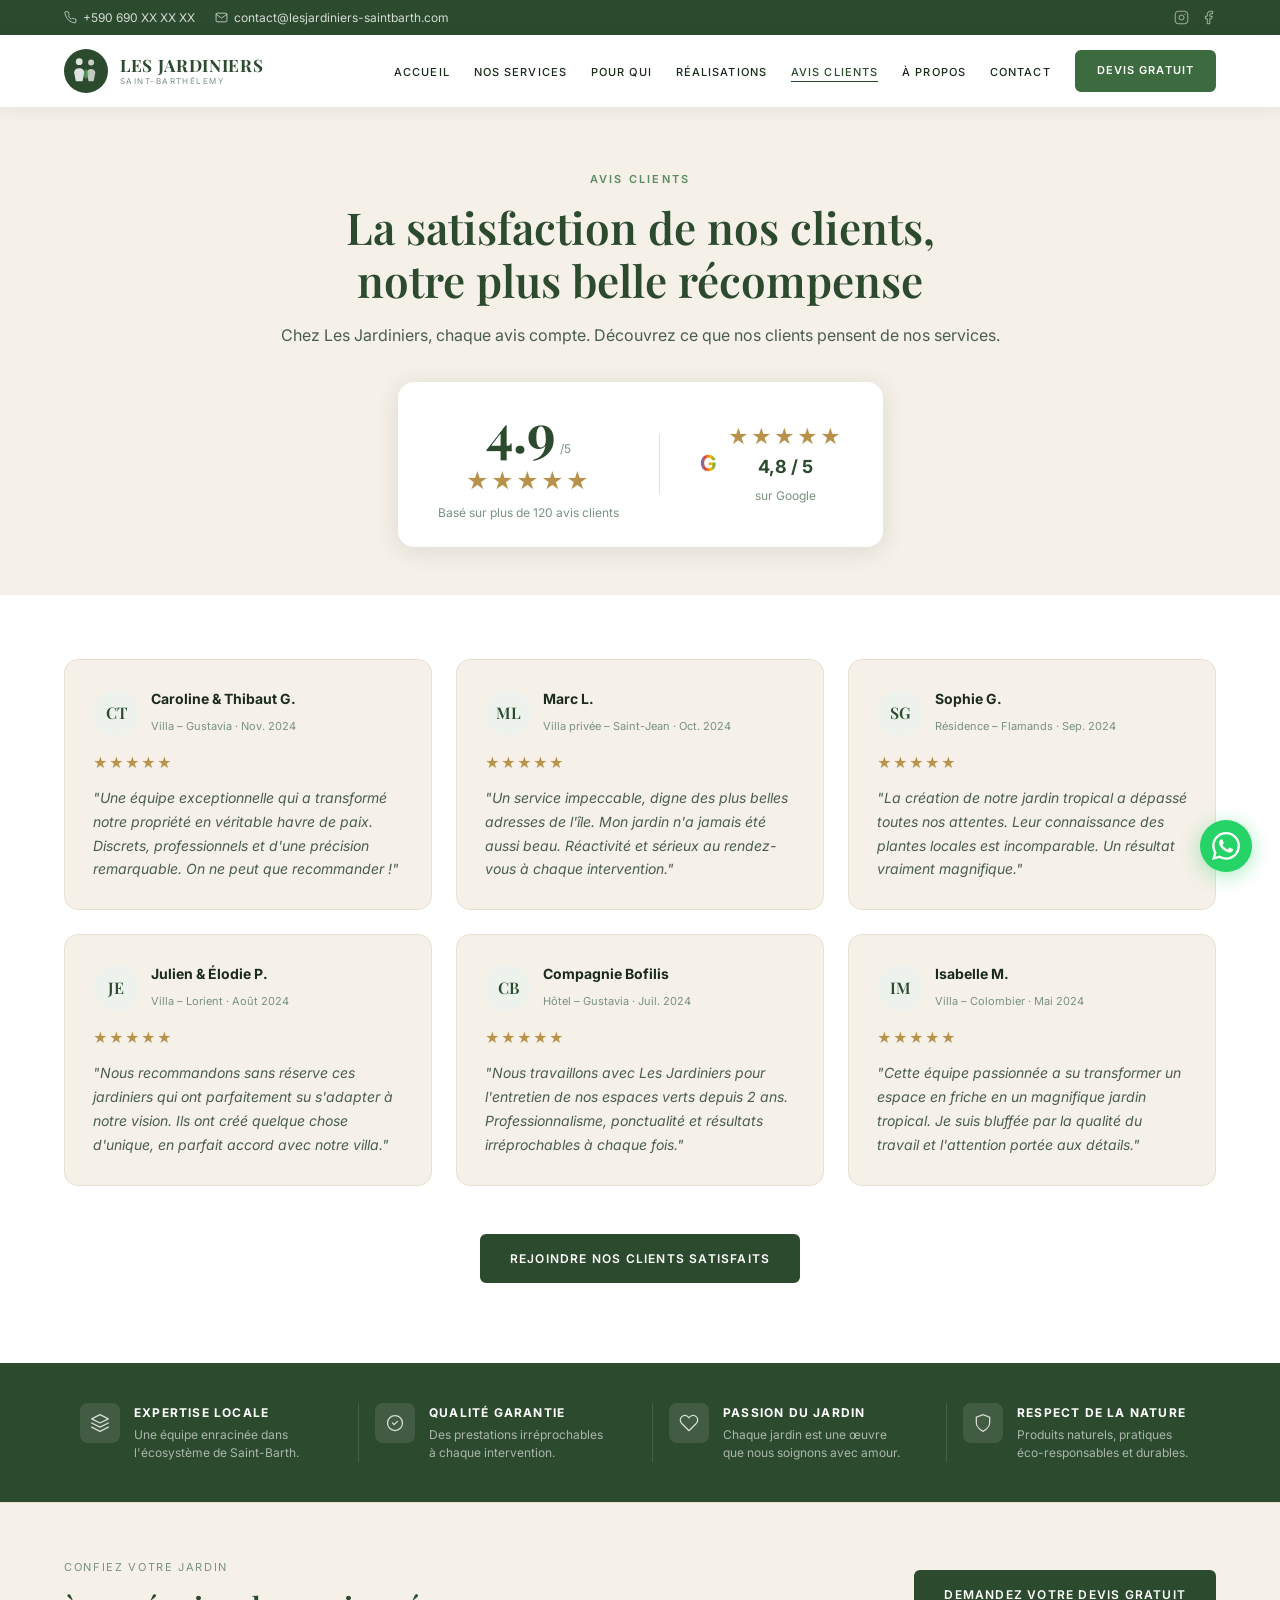
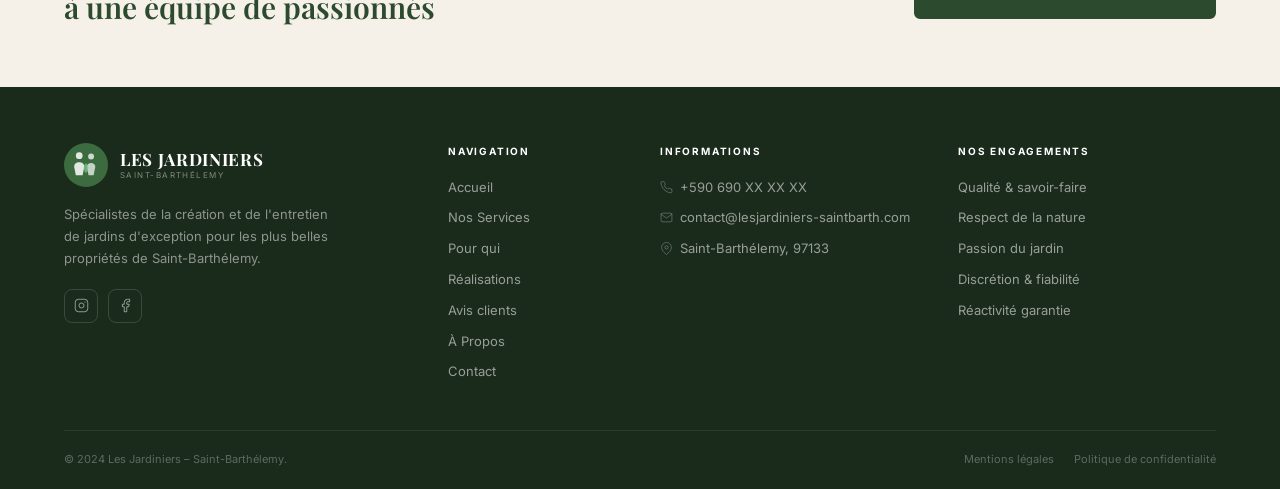
<file: avis-clients.html>
<!DOCTYPE html>
<html lang="fr">
<head>
  <meta charset="UTF-8" />
  <meta name="viewport" content="width=device-width, initial-scale=1.0" />
  <title>Avis Clients – Les Jardiniers Saint-Barthélemy</title>
  <link rel="stylesheet" href="styles.css" />
  <link rel="preconnect" href="https://fonts.googleapis.com" />
  <link href="https://fonts.googleapis.com/css2?family=Playfair+Display:ital,wght@0,400;0,600;0,700;1,400&family=Inter:wght@300;400;500;600&display=swap" rel="stylesheet" />
</head>
<body>
  <div class="topbar"><div class="container topbar__inner"><div class="topbar__contacts"><a href="tel:+590690000000" class="topbar__contact"><svg viewBox="0 0 24 24" fill="none"><path d="M22 16.92v3a2 2 0 0 1-2.18 2 19.79 19.79 0 0 1-8.63-3.07A19.5 19.5 0 0 1 4.69 12a19.79 19.79 0 0 1-3.07-8.67A2 2 0 0 1 3.6 1.27h3a2 2 0 0 1 2 1.72 12.84 12.84 0 0 0 .7 2.81 2 2 0 0 1-.45 2.11L7.91 8.91a16 16 0 0 0 6 6l.91-.91a2 2 0 0 1 2.11-.45 12.84 12.84 0 0 0 2.81.7A2 2 0 0 1 21.73 16z" stroke="currentColor" stroke-width="1.5" stroke-linecap="round"/></svg>+590 690 XX XX XX</a><a href="mailto:contact@lesjardiniers-saintbarth.com" class="topbar__contact"><svg viewBox="0 0 24 24" fill="none"><path d="M4 4h16c1.1 0 2 .9 2 2v12c0 1.1-.9 2-2 2H4c-1.1 0-2-.9-2-2V6c0-1.1.9-2 2-2z" stroke="currentColor" stroke-width="1.5"/><path d="m22 6-10 7L2 6" stroke="currentColor" stroke-width="1.5" stroke-linecap="round"/></svg>contact@lesjardiniers-saintbarth.com</a></div><div class="topbar__social"><a href="#" aria-label="Instagram"><svg viewBox="0 0 24 24" fill="none"><rect x="2" y="2" width="20" height="20" rx="5" stroke="currentColor" stroke-width="1.5"/><path d="M16 11.37A4 4 0 1 1 12.63 8 4 4 0 0 1 16 11.37z" stroke="currentColor" stroke-width="1.5"/><path d="M17.5 6.5h.01" stroke="currentColor" stroke-width="2" stroke-linecap="round"/></svg></a><a href="#" aria-label="Facebook"><svg viewBox="0 0 24 24" fill="none"><path d="M18 2h-3a5 5 0 0 0-5 5v3H7v4h3v8h4v-8h3l1-4h-4V7a1 1 0 0 1 1-1h3z" stroke="currentColor" stroke-width="1.5" stroke-linecap="round" stroke-linejoin="round"/></svg></a></div></div></div>

  <header class="header" id="header">
    <div class="header__inner container">
      <a href="index.html" class="logo"><div class="logo__circle"><svg viewBox="0 0 52 52" fill="none"><circle cx="26" cy="26" r="26" fill="#2C4A2E"/><circle cx="18" cy="15" r="4" fill="white" opacity="0.85"/><path d="M12 28 C12 21 24 21 24 28 L22 38 L14 38Z" fill="white" opacity="0.85"/><circle cx="32" cy="16" r="3.5" fill="white" opacity="0.75"/><path d="M27 28 C27 22 37 22 37 28 L35 38 L29 38Z" fill="white" opacity="0.7"/><path d="M25 35 C23 31 22 27 26 24 C30 27 29 31 27 35Z" fill="#5DA862" opacity="0.75"/></svg></div><div class="logo__text"><span class="logo__name">LES JARDINIERS</span><span class="logo__sub">SAINT-BARTHÉLEMY</span></div></a>
      <button class="burger" id="burger" aria-label="Menu"><span></span><span></span><span></span></button>
      <nav class="nav" id="nav">
        <ul class="nav__list">
          <li><a href="index.html" class="nav__link">Accueil</a></li>
          <li><a href="services.html" class="nav__link">Nos Services</a></li>
          <li><a href="pour-qui.html" class="nav__link">Pour qui</a></li>
          <li><a href="realisations.html" class="nav__link">Réalisations</a></li>
          <li><a href="avis-clients.html" class="nav__link active">Avis clients</a></li>
          <li><a href="a-propos.html" class="nav__link">À Propos</a></li>
          <li><a href="contact.html" class="nav__link">Contact</a></li>
        </ul>
        <a href="contact.html" class="btn btn--cta">Devis Gratuit</a>
      </nav>
    </div>
  </header>

  <div class="avis-hero">
    <div class="container">
      <span class="section-eyebrow">Avis clients</span>
      <h1 class="section-title" style="font-size:clamp(28px,4vw,44px);">La satisfaction de nos clients,<br>notre plus belle récompense</h1>
      <p class="section-desc">Chez Les Jardiniers, chaque avis compte. Découvrez ce que nos clients pensent de nos services.</p>
      <div class="avis-hero__rating">
        <div class="avis-hero__score">
          <span class="avis-hero__score-num">4.9</span>
          <span style="font-size:12px;color:var(--text-light);">/5</span>
          <div class="avis-hero__score-stars">★★★★★</div>
          <p class="avis-hero__score-label">Basé sur plus de 120 avis clients</p>
        </div>
        <div class="avis-hero__divider"></div>
        <div class="avis-hero__google">
          <span class="avis-hero__google-logo">G</span>
          <div>
            <div style="font-size:20px;color:var(--gold);letter-spacing:2px;">★★★★★</div>
            <strong style="display:block;font-size:18px;color:var(--green-dark);">4,8 / 5</strong>
            <span style="font-size:12px;color:var(--text-light);">sur Google</span>
          </div>
        </div>
      </div>
    </div>
  </div>

  <section class="reviews-section">
    <div class="container">
      <div class="reviews-grid">
        <div class="review-card fade-up">
          <div class="review-card__header">
            <div class="review-card__avatar">CT</div>
            <div class="review-card__author"><strong>Caroline & Thibaut G.</strong><span>Villa – Gustavia · Nov. 2024</span></div>
          </div>
          <div class="review-card__stars">★★★★★</div>
          <p class="review-card__text">"Une équipe exceptionnelle qui a transformé notre propriété en véritable havre de paix. Discrets, professionnels et d'une précision remarquable. On ne peut que recommander !"</p>
        </div>
        <div class="review-card fade-up">
          <div class="review-card__header">
            <div class="review-card__avatar">ML</div>
            <div class="review-card__author"><strong>Marc L.</strong><span>Villa privée – Saint-Jean · Oct. 2024</span></div>
          </div>
          <div class="review-card__stars">★★★★★</div>
          <p class="review-card__text">"Un service impeccable, digne des plus belles adresses de l'île. Mon jardin n'a jamais été aussi beau. Réactivité et sérieux au rendez-vous à chaque intervention."</p>
        </div>
        <div class="review-card fade-up">
          <div class="review-card__header">
            <div class="review-card__avatar">SG</div>
            <div class="review-card__author"><strong>Sophie G.</strong><span>Résidence – Flamands · Sep. 2024</span></div>
          </div>
          <div class="review-card__stars">★★★★★</div>
          <p class="review-card__text">"La création de notre jardin tropical a dépassé toutes nos attentes. Leur connaissance des plantes locales est incomparable. Un résultat vraiment magnifique."</p>
        </div>
        <div class="review-card fade-up">
          <div class="review-card__header">
            <div class="review-card__avatar">JE</div>
            <div class="review-card__author"><strong>Julien & Élodie P.</strong><span>Villa – Lorient · Août 2024</span></div>
          </div>
          <div class="review-card__stars">★★★★★</div>
          <p class="review-card__text">"Nous recommandons sans réserve ces jardiniers qui ont parfaitement su s'adapter à notre vision. Ils ont créé quelque chose d'unique, en parfait accord avec notre villa."</p>
        </div>
        <div class="review-card fade-up">
          <div class="review-card__header">
            <div class="review-card__avatar">CB</div>
            <div class="review-card__author"><strong>Compagnie Bofilis</strong><span>Hôtel – Gustavia · Juil. 2024</span></div>
          </div>
          <div class="review-card__stars">★★★★★</div>
          <p class="review-card__text">"Nous travaillons avec Les Jardiniers pour l'entretien de nos espaces verts depuis 2 ans. Professionnalisme, ponctualité et résultats irréprochables à chaque fois."</p>
        </div>
        <div class="review-card fade-up">
          <div class="review-card__header">
            <div class="review-card__avatar">IM</div>
            <div class="review-card__author"><strong>Isabelle M.</strong><span>Villa – Colombier · Mai 2024</span></div>
          </div>
          <div class="review-card__stars">★★★★★</div>
          <p class="review-card__text">"Cette équipe passionnée a su transformer un espace en friche en un magnifique jardin tropical. Je suis bluffée par la qualité du travail et l'attention portée aux détails."</p>
        </div>
      </div>
      <div style="text-align:center;margin-top:48px;">
        <a href="contact.html" class="btn btn--primary">Rejoindre nos clients satisfaits</a>
      </div>
    </div>
  </section>

  <div class="values-banner">
    <div class="container"><div class="values-banner__grid">
      <div class="values-banner__item"><div class="values-banner__icon"><svg viewBox="0 0 24 24" fill="none"><path d="M12 2L2 7l10 5 10-5-10-5zM2 17l10 5 10-5M2 12l10 5 10-5" stroke="currentColor" stroke-width="1.5" stroke-linecap="round" stroke-linejoin="round"/></svg></div><div><p class="values-banner__title">Expertise locale</p><p class="values-banner__text">Une équipe enracinée dans l'écosystème de Saint-Barth.</p></div></div>
      <div class="values-banner__item"><div class="values-banner__icon"><svg viewBox="0 0 24 24" fill="none"><path d="M9 12l2 2 4-4m6 2a9 9 0 1 1-18 0 9 9 0 0 1 18 0z" stroke="currentColor" stroke-width="1.5" stroke-linecap="round" stroke-linejoin="round"/></svg></div><div><p class="values-banner__title">Qualité garantie</p><p class="values-banner__text">Des prestations irréprochables à chaque intervention.</p></div></div>
      <div class="values-banner__item"><div class="values-banner__icon"><svg viewBox="0 0 24 24" fill="none"><path d="M20.84 4.61a5.5 5.5 0 0 0-7.78 0L12 5.67l-1.06-1.06a5.5 5.5 0 0 0-7.78 7.78l1.06 1.06L12 21.23l7.78-7.78 1.06-1.06a5.5 5.5 0 0 0 0-7.78z" stroke="currentColor" stroke-width="1.5" stroke-linecap="round" stroke-linejoin="round"/></svg></div><div><p class="values-banner__title">Passion du jardin</p><p class="values-banner__text">Chaque jardin est une œuvre que nous soignons avec amour.</p></div></div>
      <div class="values-banner__item"><div class="values-banner__icon"><svg viewBox="0 0 24 24" fill="none"><path d="M12 22s8-4 8-10V5l-8-3-8 3v7c0 6 8 10 8 10z" stroke="currentColor" stroke-width="1.5" stroke-linecap="round"/></svg></div><div><p class="values-banner__title">Respect de la nature</p><p class="values-banner__text">Produits naturels, pratiques éco-responsables et durables.</p></div></div>
    </div></div>
  </div>

  <div class="footer-cta"><div class="container"><div class="footer-cta__inner"><div><p class="footer-cta__label">Confiez votre jardin</p><h3 class="footer-cta__title">à une équipe de passionnés</h3></div><a href="contact.html" class="btn btn--primary">Demandez votre devis gratuit</a></div></div></div>

  <footer class="footer"><div class="container"><div class="footer__grid"><div class="footer__brand"><a href="index.html" class="logo"><div class="logo__circle"><svg viewBox="0 0 52 52" fill="none"><circle cx="26" cy="26" r="26" fill="#3D6B40"/><circle cx="18" cy="15" r="4" fill="white" opacity="0.85"/><path d="M12 28 C12 21 24 21 24 28 L22 38 L14 38Z" fill="white" opacity="0.85"/><circle cx="32" cy="16" r="3.5" fill="white" opacity="0.75"/><path d="M27 28 C27 22 37 22 37 28 L35 38 L29 38Z" fill="white" opacity="0.7"/><path d="M25 35 C23 31 22 27 26 24 C30 27 29 31 27 35Z" fill="#7EC88A" opacity="0.75"/></svg></div><div class="logo__text"><span class="logo__name" style="color:white;">LES JARDINIERS</span><span class="logo__sub">SAINT-BARTHÉLEMY</span></div></a><p class="footer__brand-desc">Spécialistes de la création et de l'entretien de jardins d'exception pour les plus belles propriétés de Saint-Barthélemy.</p><div class="footer__social"><a href="#" aria-label="Instagram"><svg viewBox="0 0 24 24" fill="none"><rect x="2" y="2" width="20" height="20" rx="5" stroke="currentColor" stroke-width="1.5"/><path d="M16 11.37A4 4 0 1 1 12.63 8 4 4 0 0 1 16 11.37z" stroke="currentColor" stroke-width="1.5"/><path d="M17.5 6.5h.01" stroke="currentColor" stroke-width="2" stroke-linecap="round"/></svg></a><a href="#" aria-label="Facebook"><svg viewBox="0 0 24 24" fill="none"><path d="M18 2h-3a5 5 0 0 0-5 5v3H7v4h3v8h4v-8h3l1-4h-4V7a1 1 0 0 1 1-1h3z" stroke="currentColor" stroke-width="1.5" stroke-linecap="round" stroke-linejoin="round"/></svg></a></div></div><div class="footer__col"><h4>Navigation</h4><ul><li><a href="index.html">Accueil</a></li><li><a href="services.html">Nos Services</a></li><li><a href="pour-qui.html">Pour qui</a></li><li><a href="realisations.html">Réalisations</a></li><li><a href="avis-clients.html">Avis clients</a></li><li><a href="a-propos.html">À Propos</a></li><li><a href="contact.html">Contact</a></li></ul></div><div class="footer__col"><h4>Informations</h4><ul><li><svg viewBox="0 0 24 24" fill="none"><path d="M22 16.92v3a2 2 0 0 1-2.18 2 19.79 19.79 0 0 1-8.63-3.07A19.5 19.5 0 0 1 4.69 12a19.79 19.79 0 0 1-3.07-8.67A2 2 0 0 1 3.6 1.27h3a2 2 0 0 1 2 1.72 12.84 12.84 0 0 0 .7 2.81 2 2 0 0 1-.45 2.11L7.91 8.91a16 16 0 0 0 6 6l.91-.91a2 2 0 0 1 2.11-.45 12.84 12.84 0 0 0 2.81.7A2 2 0 0 1 21.73 16z" stroke="currentColor" stroke-width="1.5" stroke-linecap="round"/></svg><a href="tel:+590690000000">+590 690 XX XX XX</a></li><li><svg viewBox="0 0 24 24" fill="none"><path d="M4 4h16c1.1 0 2 .9 2 2v12c0 1.1-.9 2-2 2H4c-1.1 0-2-.9-2-2V6c0-1.1.9-2 2-2z" stroke="currentColor" stroke-width="1.5"/><path d="m22 6-10 7L2 6" stroke="currentColor" stroke-width="1.5" stroke-linecap="round"/></svg><a href="mailto:contact@lesjardiniers-saintbarth.com">contact@lesjardiniers-saintbarth.com</a></li><li><svg viewBox="0 0 24 24" fill="none"><path d="M21 10c0 7-9 13-9 13s-9-6-9-13a9 9 0 0 1 18 0z" stroke="currentColor" stroke-width="1.5"/><circle cx="12" cy="10" r="3" stroke="currentColor" stroke-width="1.5"/></svg>Saint-Barthélemy, 97133</li></ul></div><div class="footer__col"><h4>Nos engagements</h4><ul><li>Qualité & savoir-faire</li><li>Respect de la nature</li><li>Passion du jardin</li><li>Discrétion & fiabilité</li><li>Réactivité garantie</li></ul></div></div><div class="footer__bottom"><p>© 2024 Les Jardiniers – Saint-Barthélemy.</p><div class="footer__bottom-links"><a href="#">Mentions légales</a><a href="#">Politique de confidentialité</a></div></div></div></footer>

  <a href="https://wa.me/590690000000" class="whatsapp-float" aria-label="WhatsApp" target="_blank" rel="noopener"><svg viewBox="0 0 24 24" fill="currentColor"><path d="M17.472 14.382c-.297-.149-1.758-.867-2.03-.967-.273-.099-.471-.148-.67.15-.197.297-.767.966-.94 1.164-.173.199-.347.223-.644.075-.297-.15-1.255-.463-2.39-1.475-.883-.788-1.48-1.761-1.653-2.059-.173-.297-.018-.458.13-.606.134-.133.298-.347.446-.52.149-.174.198-.298.298-.497.099-.198.05-.371-.025-.52-.075-.149-.669-1.612-.916-2.207-.242-.579-.487-.5-.669-.51-.173-.008-.371-.01-.57-.01-.198 0-.52.074-.792.372-.272.297-1.04 1.016-1.04 2.479 0 1.462 1.065 2.875 1.213 3.074.149.198 2.096 3.2 5.077 4.487.709.306 1.262.489 1.694.625.712.227 1.36.195 1.871.118.571-.085 1.758-.719 2.006-1.413.248-.694.248-1.289.173-1.413-.074-.124-.272-.198-.57-.347m-5.421 7.403h-.004a9.87 9.87 0 0 1-5.031-1.378l-.361-.214-3.741.982.998-3.648-.235-.374a9.86 9.86 0 0 1-1.51-5.26c.001-5.45 4.436-9.884 9.888-9.884 2.64 0 5.122 1.03 6.988 2.898a9.825 9.825 0 0 1 2.893 6.994c-.003 5.45-4.437 9.884-9.885 9.884m8.413-18.297A11.815 11.815 0 0 0 12.05 0C5.495 0 .16 5.335.157 11.892c0 2.096.547 4.142 1.588 5.945L.057 24l6.305-1.654a11.882 11.882 0 0 0 5.683 1.448h.005c6.554 0 11.89-5.335 11.893-11.893a11.821 11.821 0 0 0-3.48-8.413Z"/></svg></a>
  <script src="script.js"></script>
</body>
</html>
</file>
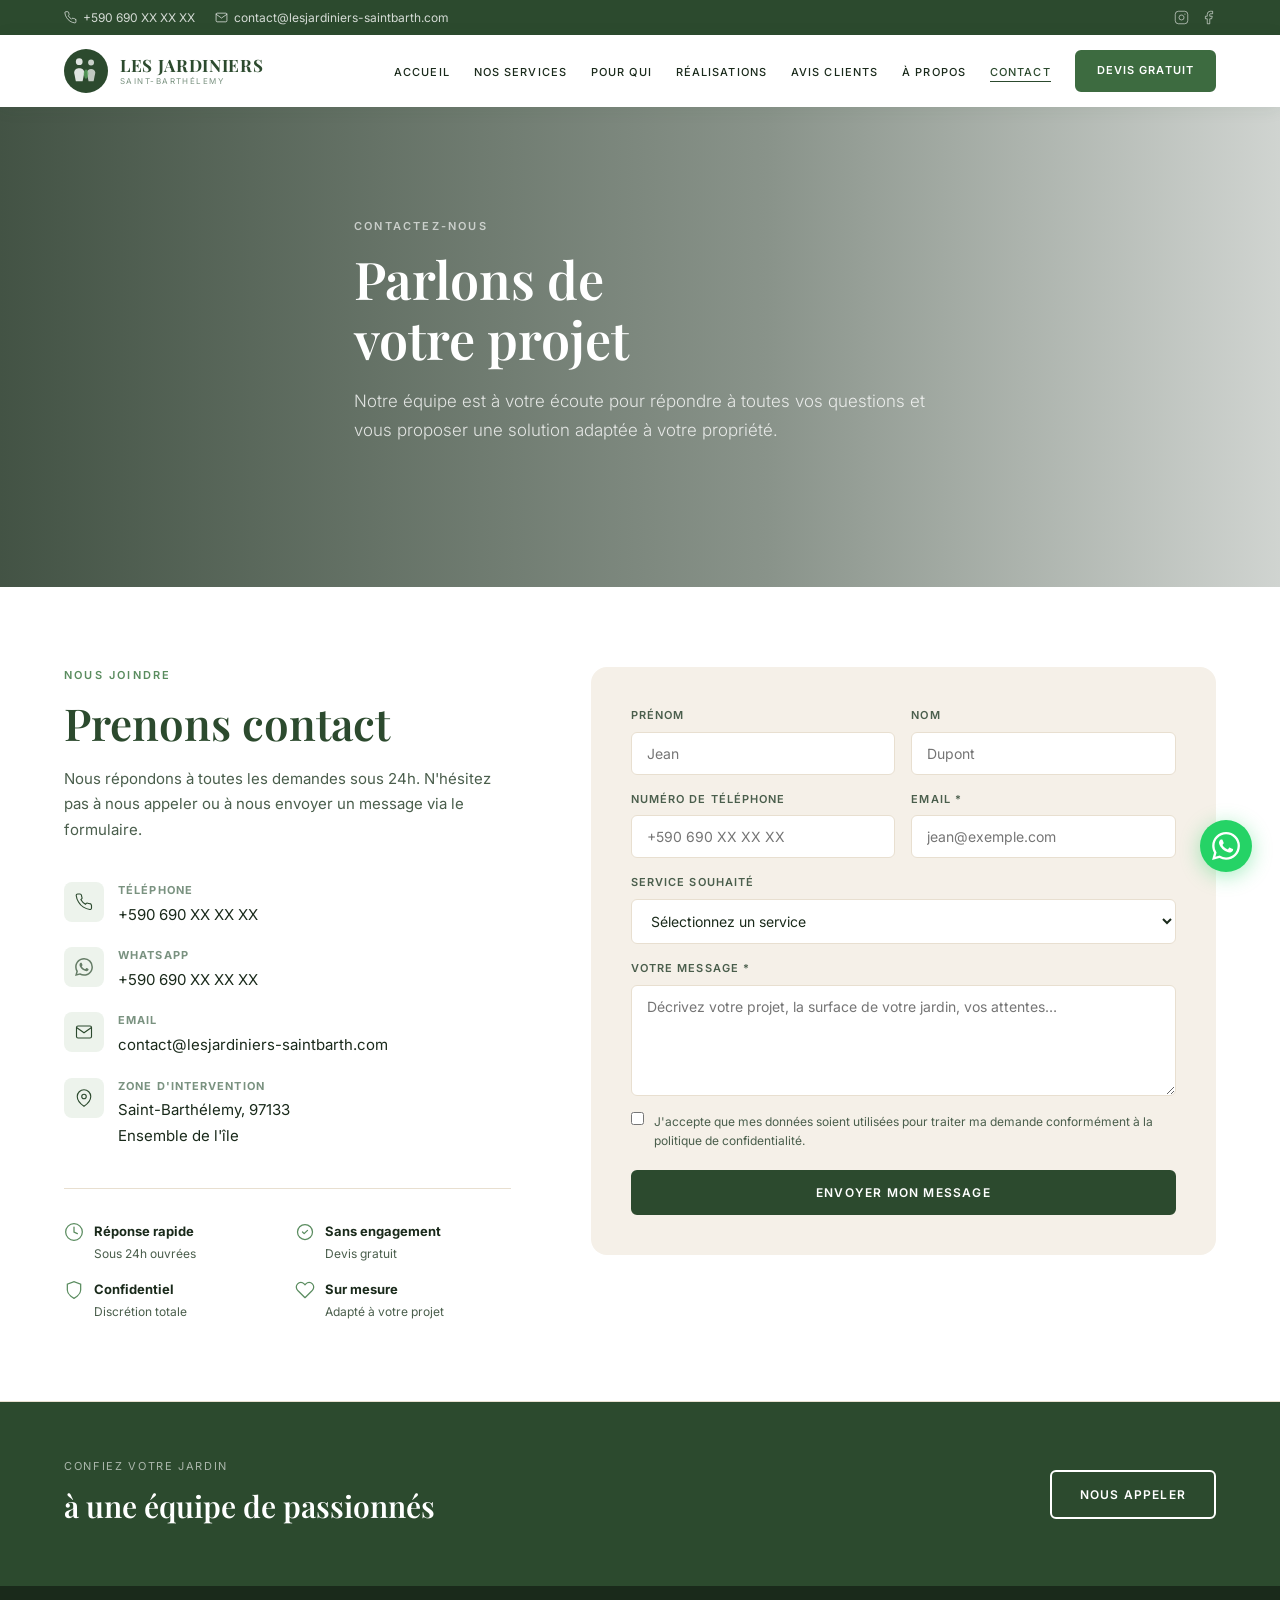
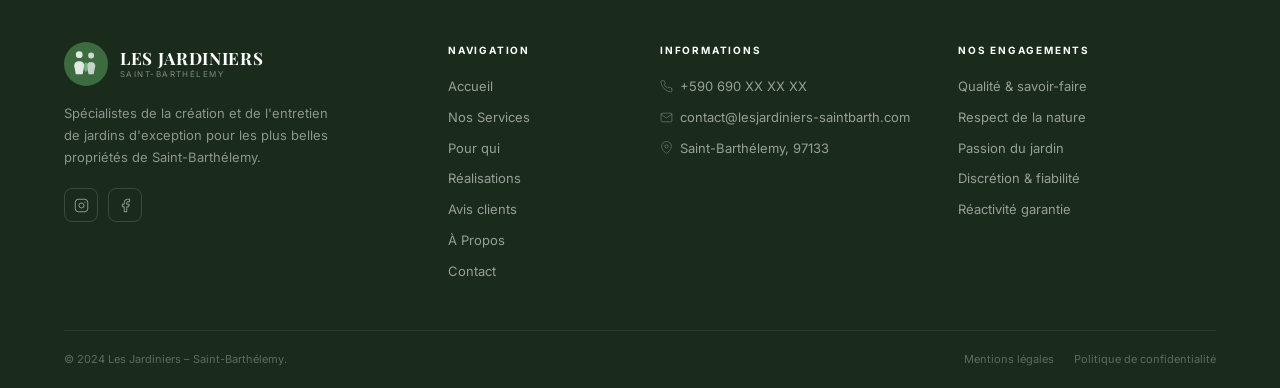
<file: contact.html>
<!DOCTYPE html>
<html lang="fr">
<head>
  <meta charset="UTF-8" />
  <meta name="viewport" content="width=device-width, initial-scale=1.0" />
  <title>Contact – Les Jardiniers Saint-Barthélemy</title>
  <link rel="stylesheet" href="styles.css" />
  <link rel="preconnect" href="https://fonts.googleapis.com" />
  <link href="https://fonts.googleapis.com/css2?family=Playfair+Display:ital,wght@0,400;0,600;0,700;1,400&family=Inter:wght@300;400;500;600&display=swap" rel="stylesheet" />
</head>
<body>
  <div class="topbar"><div class="container topbar__inner"><div class="topbar__contacts"><a href="tel:+590690000000" class="topbar__contact"><svg viewBox="0 0 24 24" fill="none"><path d="M22 16.92v3a2 2 0 0 1-2.18 2 19.79 19.79 0 0 1-8.63-3.07A19.5 19.5 0 0 1 4.69 12a19.79 19.79 0 0 1-3.07-8.67A2 2 0 0 1 3.6 1.27h3a2 2 0 0 1 2 1.72 12.84 12.84 0 0 0 .7 2.81 2 2 0 0 1-.45 2.11L7.91 8.91a16 16 0 0 0 6 6l.91-.91a2 2 0 0 1 2.11-.45 12.84 12.84 0 0 0 2.81.7A2 2 0 0 1 21.73 16z" stroke="currentColor" stroke-width="1.5" stroke-linecap="round"/></svg>+590 690 XX XX XX</a><a href="mailto:contact@lesjardiniers-saintbarth.com" class="topbar__contact"><svg viewBox="0 0 24 24" fill="none"><path d="M4 4h16c1.1 0 2 .9 2 2v12c0 1.1-.9 2-2 2H4c-1.1 0-2-.9-2-2V6c0-1.1.9-2 2-2z" stroke="currentColor" stroke-width="1.5"/><path d="m22 6-10 7L2 6" stroke="currentColor" stroke-width="1.5" stroke-linecap="round"/></svg>contact@lesjardiniers-saintbarth.com</a></div><div class="topbar__social"><a href="#" aria-label="Instagram"><svg viewBox="0 0 24 24" fill="none"><rect x="2" y="2" width="20" height="20" rx="5" stroke="currentColor" stroke-width="1.5"/><path d="M16 11.37A4 4 0 1 1 12.63 8 4 4 0 0 1 16 11.37z" stroke="currentColor" stroke-width="1.5"/><path d="M17.5 6.5h.01" stroke="currentColor" stroke-width="2" stroke-linecap="round"/></svg></a><a href="#" aria-label="Facebook"><svg viewBox="0 0 24 24" fill="none"><path d="M18 2h-3a5 5 0 0 0-5 5v3H7v4h3v8h4v-8h3l1-4h-4V7a1 1 0 0 1 1-1h3z" stroke="currentColor" stroke-width="1.5" stroke-linecap="round" stroke-linejoin="round"/></svg></a></div></div></div>

  <header class="header" id="header">
    <div class="header__inner container">
      <a href="index.html" class="logo"><div class="logo__circle"><svg viewBox="0 0 52 52" fill="none"><circle cx="26" cy="26" r="26" fill="#2C4A2E"/><circle cx="18" cy="15" r="4" fill="white" opacity="0.85"/><path d="M12 28 C12 21 24 21 24 28 L22 38 L14 38Z" fill="white" opacity="0.85"/><circle cx="32" cy="16" r="3.5" fill="white" opacity="0.75"/><path d="M27 28 C27 22 37 22 37 28 L35 38 L29 38Z" fill="white" opacity="0.7"/><path d="M25 35 C23 31 22 27 26 24 C30 27 29 31 27 35Z" fill="#5DA862" opacity="0.75"/></svg></div><div class="logo__text"><span class="logo__name">LES JARDINIERS</span><span class="logo__sub">SAINT-BARTHÉLEMY</span></div></a>
      <button class="burger" id="burger" aria-label="Menu"><span></span><span></span><span></span></button>
      <nav class="nav" id="nav">
        <ul class="nav__list">
          <li><a href="index.html" class="nav__link">Accueil</a></li>
          <li><a href="services.html" class="nav__link">Nos Services</a></li>
          <li><a href="pour-qui.html" class="nav__link">Pour qui</a></li>
          <li><a href="realisations.html" class="nav__link">Réalisations</a></li>
          <li><a href="avis-clients.html" class="nav__link">Avis clients</a></li>
          <li><a href="a-propos.html" class="nav__link">À Propos</a></li>
          <li><a href="contact.html" class="nav__link active">Contact</a></li>
        </ul>
        <a href="contact.html" class="btn btn--cta">Devis Gratuit</a>
      </nav>
    </div>
  </header>

  <div class="page-hero">
    <div class="page-hero__bg" style="background-image:url('https://images.unsplash.com/photo-1600596542815-ffad4c1539a9?w=1600&q=85')"></div>
    <div class="page-hero__overlay"></div>
    <div class="page-hero__content container">
      <p class="page-hero__eyebrow">Contactez-nous</p>
      <h1 class="page-hero__title">Parlons de<br>votre projet</h1>
      <p class="page-hero__desc">Notre équipe est à votre écoute pour répondre à toutes vos questions et vous proposer une solution adaptée à votre propriété.</p>
    </div>
  </div>

  <section class="contact-page">
    <div class="container">
      <div class="contact-page__inner">
        <div>
          <span class="section-eyebrow">Nous joindre</span>
          <h2 class="contact-page__title">Prenons contact</h2>
          <p class="contact-page__desc">Nous répondons à toutes les demandes sous 24h. N'hésitez pas à nous appeler ou à nous envoyer un message via le formulaire.</p>

          <div class="contact-detail">
            <div class="contact-detail__icon"><svg viewBox="0 0 24 24" fill="none"><path d="M22 16.92v3a2 2 0 0 1-2.18 2 19.79 19.79 0 0 1-8.63-3.07A19.5 19.5 0 0 1 4.69 12a19.79 19.79 0 0 1-3.07-8.67A2 2 0 0 1 3.6 1.27h3a2 2 0 0 1 2 1.72 12.84 12.84 0 0 0 .7 2.81 2 2 0 0 1-.45 2.11L7.91 8.91a16 16 0 0 0 6 6l.91-.91a2 2 0 0 1 2.11-.45 12.84 12.84 0 0 0 2.81.7A2 2 0 0 1 21.73 16z" stroke="currentColor" stroke-width="1.5" stroke-linecap="round"/></svg></div>
            <div><strong>Téléphone</strong><a href="tel:+590690000000">+590 690 XX XX XX</a></div>
          </div>

          <div class="contact-detail">
            <div class="contact-detail__icon"><svg viewBox="0 0 24 24" fill="currentColor" style="opacity:.7"><path d="M17.472 14.382c-.297-.149-1.758-.867-2.03-.967-.273-.099-.471-.148-.67.15-.197.297-.767.966-.94 1.164-.173.199-.347.223-.644.075-.297-.15-1.255-.463-2.39-1.475-.883-.788-1.48-1.761-1.653-2.059-.173-.297-.018-.458.13-.606.134-.133.298-.347.446-.52.149-.174.198-.298.298-.497.099-.198.05-.371-.025-.52-.075-.149-.669-1.612-.916-2.207-.242-.579-.487-.5-.669-.51-.173-.008-.371-.01-.57-.01-.198 0-.52.074-.792.372-.272.297-1.04 1.016-1.04 2.479 0 1.462 1.065 2.875 1.213 3.074.149.198 2.096 3.2 5.077 4.487.709.306 1.262.489 1.694.625.712.227 1.36.195 1.871.118.571-.085 1.758-.719 2.006-1.413.248-.694.248-1.289.173-1.413-.074-.124-.272-.198-.57-.347m-5.421 7.403h-.004a9.87 9.87 0 0 1-5.031-1.378l-.361-.214-3.741.982.998-3.648-.235-.374a9.86 9.86 0 0 1-1.51-5.26c.001-5.45 4.436-9.884 9.888-9.884 2.64 0 5.122 1.03 6.988 2.898a9.825 9.825 0 0 1 2.893 6.994c-.003 5.45-4.437 9.884-9.885 9.884m8.413-18.297A11.815 11.815 0 0 0 12.05 0C5.495 0 .16 5.335.157 11.892c0 2.096.547 4.142 1.588 5.945L.057 24l6.305-1.654a11.882 11.882 0 0 0 5.683 1.448h.005c6.554 0 11.89-5.335 11.893-11.893a11.821 11.821 0 0 0-3.48-8.413Z"/></svg></div>
            <div><strong>WhatsApp</strong><a href="https://wa.me/590690000000" target="_blank" rel="noopener">+590 690 XX XX XX</a></div>
          </div>

          <div class="contact-detail">
            <div class="contact-detail__icon"><svg viewBox="0 0 24 24" fill="none"><path d="M4 4h16c1.1 0 2 .9 2 2v12c0 1.1-.9 2-2 2H4c-1.1 0-2-.9-2-2V6c0-1.1.9-2 2-2z" stroke="currentColor" stroke-width="1.5"/><path d="m22 6-10 7L2 6" stroke="currentColor" stroke-width="1.5" stroke-linecap="round"/></svg></div>
            <div><strong>Email</strong><a href="mailto:contact@lesjardiniers-saintbarth.com">contact@lesjardiniers-saintbarth.com</a></div>
          </div>

          <div class="contact-detail">
            <div class="contact-detail__icon"><svg viewBox="0 0 24 24" fill="none"><path d="M21 10c0 7-9 13-9 13s-9-6-9-13a9 9 0 0 1 18 0z" stroke="currentColor" stroke-width="1.5"/><circle cx="12" cy="10" r="3" stroke="currentColor" stroke-width="1.5"/></svg></div>
            <div><strong>Zone d'intervention</strong><span>Saint-Barthélemy, 97133<br>Ensemble de l'île</span></div>
          </div>

          <div class="contact-benefits">
            <div class="contact-benefit">
              <svg viewBox="0 0 24 24" fill="none"><circle cx="12" cy="12" r="10" stroke="currentColor" stroke-width="1.5"/><path d="M12 6v6l4 2" stroke="currentColor" stroke-width="1.5" stroke-linecap="round"/></svg>
              <div><strong>Réponse rapide</strong>Sous 24h ouvrées</div>
            </div>
            <div class="contact-benefit">
              <svg viewBox="0 0 24 24" fill="none"><path d="M9 12l2 2 4-4m6 2a9 9 0 1 1-18 0 9 9 0 0 1 18 0z" stroke="currentColor" stroke-width="1.5" stroke-linecap="round" stroke-linejoin="round"/></svg>
              <div><strong>Sans engagement</strong>Devis gratuit</div>
            </div>
            <div class="contact-benefit">
              <svg viewBox="0 0 24 24" fill="none"><path d="M12 22s8-4 8-10V5l-8-3-8 3v7c0 6 8 10 8 10z" stroke="currentColor" stroke-width="1.5" stroke-linecap="round"/></svg>
              <div><strong>Confidentiel</strong>Discrétion totale</div>
            </div>
            <div class="contact-benefit">
              <svg viewBox="0 0 24 24" fill="none"><path d="M20.84 4.61a5.5 5.5 0 0 0-7.78 0L12 5.67l-1.06-1.06a5.5 5.5 0 0 0-7.78 7.78l1.06 1.06L12 21.23l7.78-7.78 1.06-1.06a5.5 5.5 0 0 0 0-7.78z" stroke="currentColor" stroke-width="1.5" stroke-linecap="round" stroke-linejoin="round"/></svg>
              <div><strong>Sur mesure</strong>Adapté à votre projet</div>
            </div>
          </div>
        </div>

        <form class="contact-form" id="contactForm" novalidate>
          <div class="form-row">
            <div class="form-group">
              <label for="prenom">Prénom</label>
              <input type="text" id="prenom" name="prenom" placeholder="Jean" required />
            </div>
            <div class="form-group">
              <label for="nom">Nom</label>
              <input type="text" id="nom" name="nom" placeholder="Dupont" required />
            </div>
          </div>
          <div class="form-row">
            <div class="form-group">
              <label for="telephone">Numéro de téléphone</label>
              <input type="tel" id="telephone" name="telephone" placeholder="+590 690 XX XX XX" />
            </div>
            <div class="form-group">
              <label for="email">Email *</label>
              <input type="email" id="email" name="email" placeholder="jean@exemple.com" required />
            </div>
          </div>
          <div class="form-group">
            <label for="service">Service souhaité</label>
            <select id="service" name="service">
              <option value="">Sélectionnez un service</option>
              <option>Entretien régulier</option>
              <option>Création paysagère</option>
              <option>Taille & Élagage</option>
              <option>Plantation & Aménagement</option>
              <option>Rénovation de jardin</option>
              <option>Autre / Renseignement</option>
            </select>
          </div>
          <div class="form-group">
            <label for="message">Votre message *</label>
            <textarea id="message" name="message" rows="5" placeholder="Décrivez votre projet, la surface de votre jardin, vos attentes…" required></textarea>
          </div>
          <label class="form-checkbox">
            <input type="checkbox" name="rgpd" required />
            J'accepte que mes données soient utilisées pour traiter ma demande conformément à la politique de confidentialité.
          </label>
          <button type="submit" class="btn btn--primary btn--full" id="submitBtn">Envoyer mon message</button>
          <div class="form-success" id="formSuccess" style="display:none;text-align:center;padding:20px;background:var(--green-pale);border-radius:var(--radius);margin-top:16px;">
            <strong style="color:var(--green-dark);">Message envoyé avec succès !</strong><br>
            <span style="font-size:13px;color:var(--text-mid);">Nous vous répondrons sous 24h ouvrées.</span>
          </div>
        </form>
      </div>
    </div>
  </section>

  <div class="footer-cta" style="background:var(--green-dark);">
    <div class="container">
      <div class="footer-cta__inner">
        <div><p class="footer-cta__label" style="color:rgba(255,255,255,.6);">Confiez votre jardin</p><h3 class="footer-cta__title" style="color:white;">à une équipe de passionnés</h3></div>
        <a href="tel:+590690000000" class="btn btn--outline">Nous appeler</a>
      </div>
    </div>
  </div>

  <footer class="footer"><div class="container"><div class="footer__grid"><div class="footer__brand"><a href="index.html" class="logo"><div class="logo__circle"><svg viewBox="0 0 52 52" fill="none"><circle cx="26" cy="26" r="26" fill="#3D6B40"/><circle cx="18" cy="15" r="4" fill="white" opacity="0.85"/><path d="M12 28 C12 21 24 21 24 28 L22 38 L14 38Z" fill="white" opacity="0.85"/><circle cx="32" cy="16" r="3.5" fill="white" opacity="0.75"/><path d="M27 28 C27 22 37 22 37 28 L35 38 L29 38Z" fill="white" opacity="0.7"/><path d="M25 35 C23 31 22 27 26 24 C30 27 29 31 27 35Z" fill="#7EC88A" opacity="0.75"/></svg></div><div class="logo__text"><span class="logo__name" style="color:white;">LES JARDINIERS</span><span class="logo__sub">SAINT-BARTHÉLEMY</span></div></a><p class="footer__brand-desc">Spécialistes de la création et de l'entretien de jardins d'exception pour les plus belles propriétés de Saint-Barthélemy.</p><div class="footer__social"><a href="#" aria-label="Instagram"><svg viewBox="0 0 24 24" fill="none"><rect x="2" y="2" width="20" height="20" rx="5" stroke="currentColor" stroke-width="1.5"/><path d="M16 11.37A4 4 0 1 1 12.63 8 4 4 0 0 1 16 11.37z" stroke="currentColor" stroke-width="1.5"/><path d="M17.5 6.5h.01" stroke="currentColor" stroke-width="2" stroke-linecap="round"/></svg></a><a href="#" aria-label="Facebook"><svg viewBox="0 0 24 24" fill="none"><path d="M18 2h-3a5 5 0 0 0-5 5v3H7v4h3v8h4v-8h3l1-4h-4V7a1 1 0 0 1 1-1h3z" stroke="currentColor" stroke-width="1.5" stroke-linecap="round" stroke-linejoin="round"/></svg></a></div></div><div class="footer__col"><h4>Navigation</h4><ul><li><a href="index.html">Accueil</a></li><li><a href="services.html">Nos Services</a></li><li><a href="pour-qui.html">Pour qui</a></li><li><a href="realisations.html">Réalisations</a></li><li><a href="avis-clients.html">Avis clients</a></li><li><a href="a-propos.html">À Propos</a></li><li><a href="contact.html">Contact</a></li></ul></div><div class="footer__col"><h4>Informations</h4><ul><li><svg viewBox="0 0 24 24" fill="none"><path d="M22 16.92v3a2 2 0 0 1-2.18 2 19.79 19.79 0 0 1-8.63-3.07A19.5 19.5 0 0 1 4.69 12a19.79 19.79 0 0 1-3.07-8.67A2 2 0 0 1 3.6 1.27h3a2 2 0 0 1 2 1.72 12.84 12.84 0 0 0 .7 2.81 2 2 0 0 1-.45 2.11L7.91 8.91a16 16 0 0 0 6 6l.91-.91a2 2 0 0 1 2.11-.45 12.84 12.84 0 0 0 2.81.7A2 2 0 0 1 21.73 16z" stroke="currentColor" stroke-width="1.5" stroke-linecap="round"/></svg><a href="tel:+590690000000">+590 690 XX XX XX</a></li><li><svg viewBox="0 0 24 24" fill="none"><path d="M4 4h16c1.1 0 2 .9 2 2v12c0 1.1-.9 2-2 2H4c-1.1 0-2-.9-2-2V6c0-1.1.9-2 2-2z" stroke="currentColor" stroke-width="1.5"/><path d="m22 6-10 7L2 6" stroke="currentColor" stroke-width="1.5" stroke-linecap="round"/></svg><a href="mailto:contact@lesjardiniers-saintbarth.com">contact@lesjardiniers-saintbarth.com</a></li><li><svg viewBox="0 0 24 24" fill="none"><path d="M21 10c0 7-9 13-9 13s-9-6-9-13a9 9 0 0 1 18 0z" stroke="currentColor" stroke-width="1.5"/><circle cx="12" cy="10" r="3" stroke="currentColor" stroke-width="1.5"/></svg>Saint-Barthélemy, 97133</li></ul></div><div class="footer__col"><h4>Nos engagements</h4><ul><li>Qualité & savoir-faire</li><li>Respect de la nature</li><li>Passion du jardin</li><li>Discrétion & fiabilité</li><li>Réactivité garantie</li></ul></div></div><div class="footer__bottom"><p>© 2024 Les Jardiniers – Saint-Barthélemy.</p><div class="footer__bottom-links"><a href="#">Mentions légales</a><a href="#">Politique de confidentialité</a></div></div></div></footer>

  <a href="https://wa.me/590690000000" class="whatsapp-float" aria-label="WhatsApp" target="_blank" rel="noopener"><svg viewBox="0 0 24 24" fill="currentColor"><path d="M17.472 14.382c-.297-.149-1.758-.867-2.03-.967-.273-.099-.471-.148-.67.15-.197.297-.767.966-.94 1.164-.173.199-.347.223-.644.075-.297-.15-1.255-.463-2.39-1.475-.883-.788-1.48-1.761-1.653-2.059-.173-.297-.018-.458.13-.606.134-.133.298-.347.446-.52.149-.174.198-.298.298-.497.099-.198.05-.371-.025-.52-.075-.149-.669-1.612-.916-2.207-.242-.579-.487-.5-.669-.51-.173-.008-.371-.01-.57-.01-.198 0-.52.074-.792.372-.272.297-1.04 1.016-1.04 2.479 0 1.462 1.065 2.875 1.213 3.074.149.198 2.096 3.2 5.077 4.487.709.306 1.262.489 1.694.625.712.227 1.36.195 1.871.118.571-.085 1.758-.719 2.006-1.413.248-.694.248-1.289.173-1.413-.074-.124-.272-.198-.57-.347m-5.421 7.403h-.004a9.87 9.87 0 0 1-5.031-1.378l-.361-.214-3.741.982.998-3.648-.235-.374a9.86 9.86 0 0 1-1.51-5.26c.001-5.45 4.436-9.884 9.888-9.884 2.64 0 5.122 1.03 6.988 2.898a9.825 9.825 0 0 1 2.893 6.994c-.003 5.45-4.437 9.884-9.885 9.884m8.413-18.297A11.815 11.815 0 0 0 12.05 0C5.495 0 .16 5.335.157 11.892c0 2.096.547 4.142 1.588 5.945L.057 24l6.305-1.654a11.882 11.882 0 0 0 5.683 1.448h.005c6.554 0 11.89-5.335 11.893-11.893a11.821 11.821 0 0 0-3.48-8.413Z"/></svg></a>
  <script src="script.js"></script>
</body>
</html>
</file>
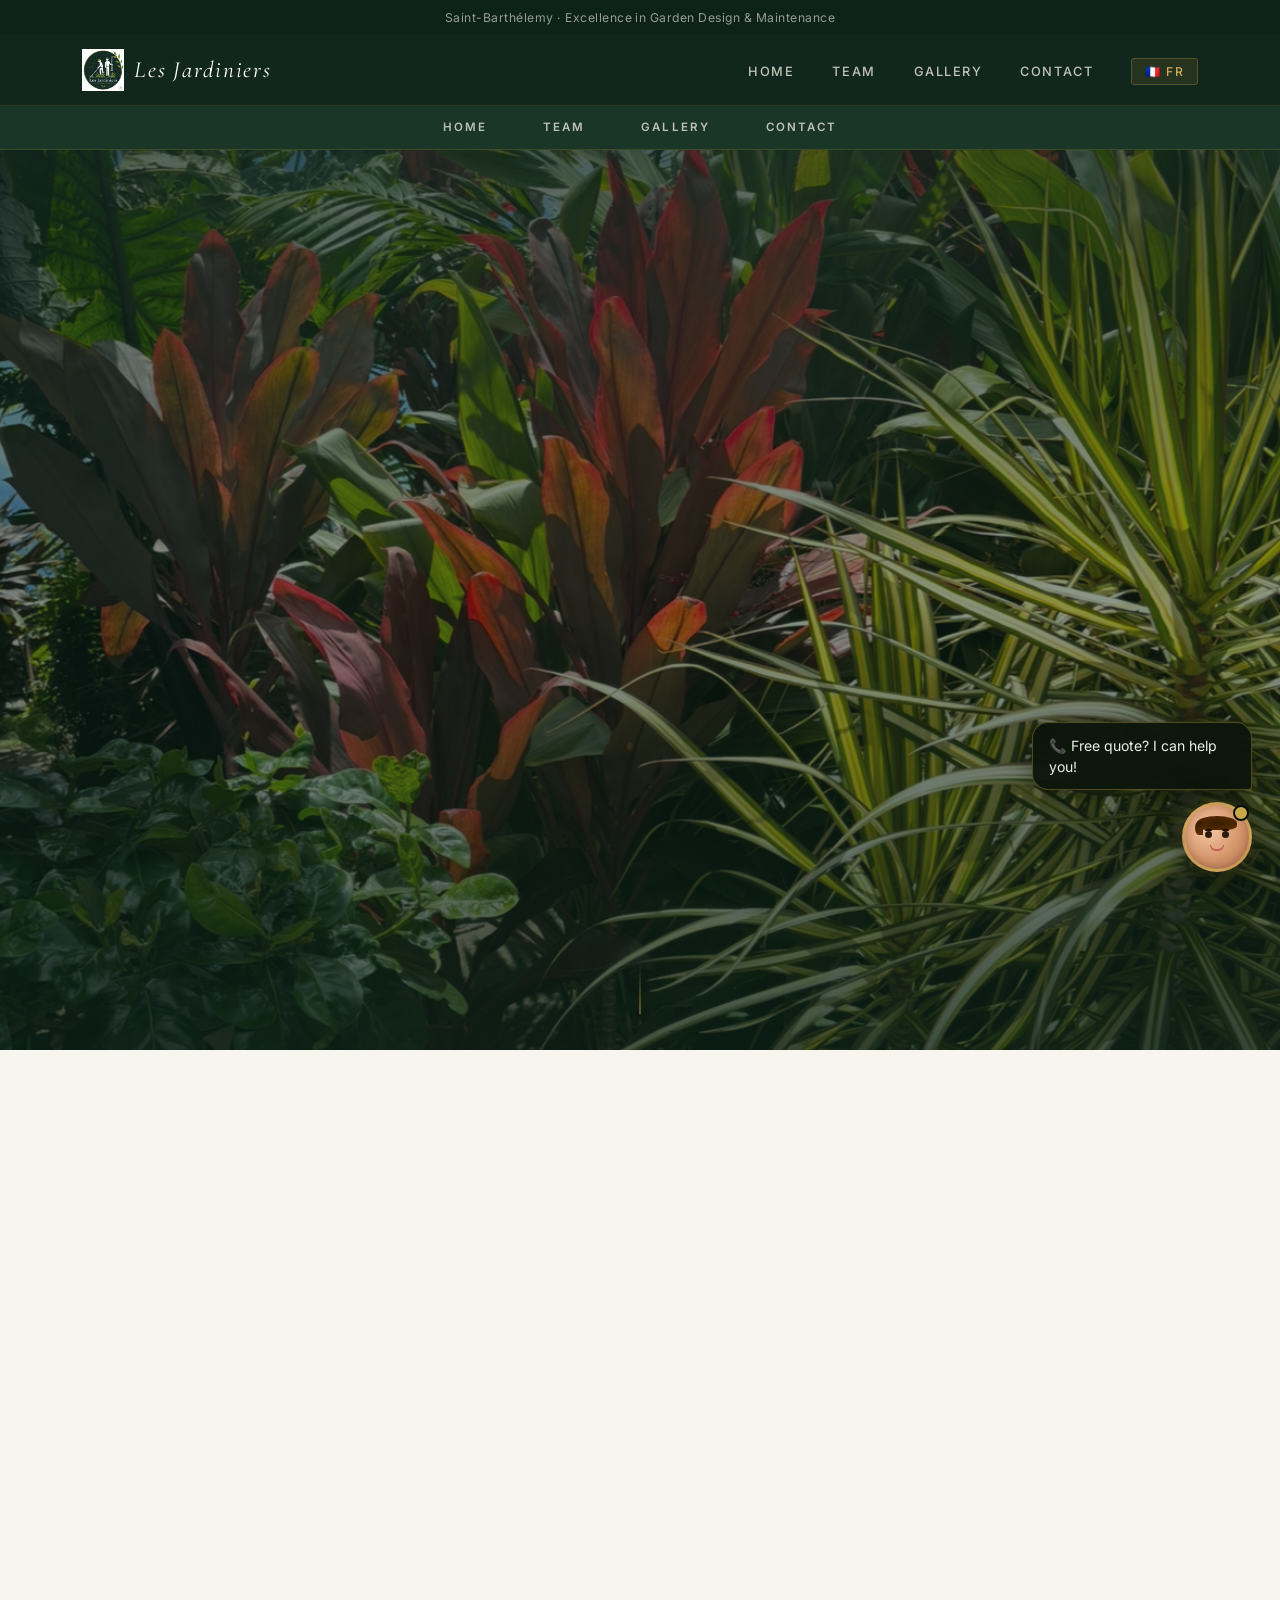
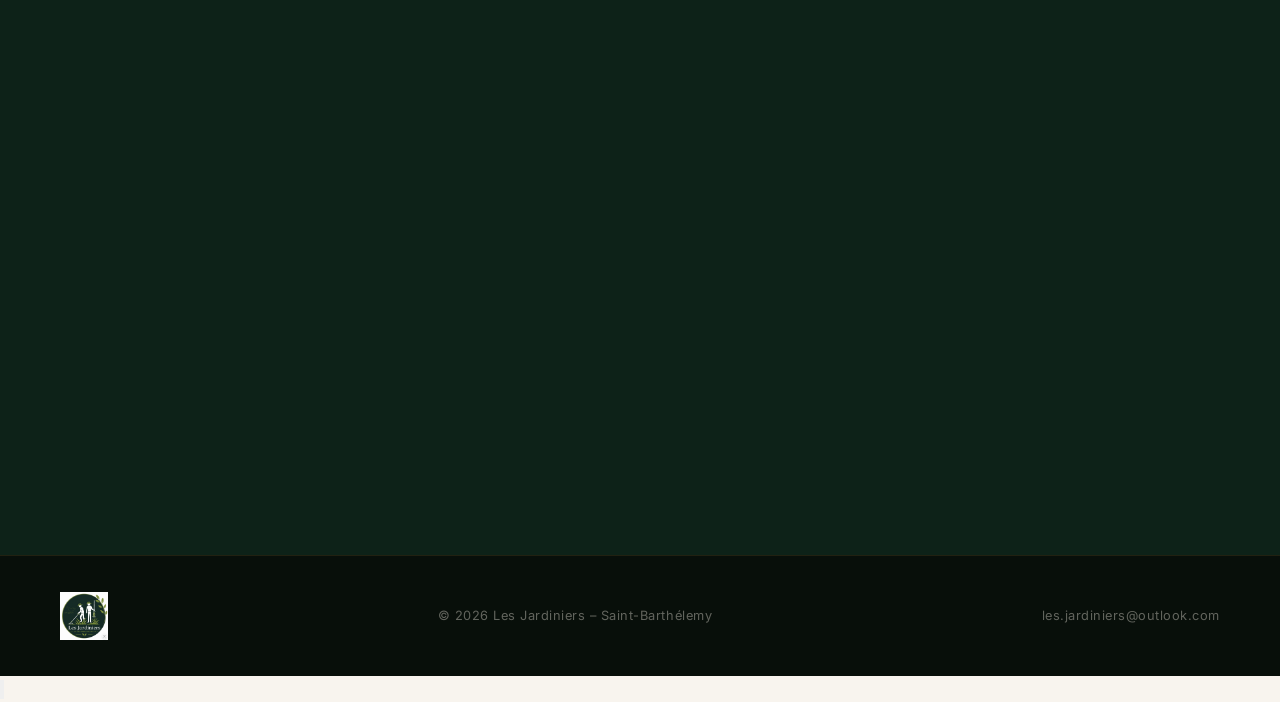
<file: index-en.html>
<!DOCTYPE html>
<html lang="en">
<head>
  <meta charset="UTF-8" />
  <meta name="viewport" content="width=device-width, initial-scale=1.0" />
  <title>The Gardeners – Excellence & Prestige · Saint-Barthélemy</title>
  <link rel="preconnect" href="https://fonts.googleapis.com">
  <link rel="preconnect" href="https://fonts.gstatic.com" crossorigin>
  <link href="https://fonts.googleapis.com/css2?family=Cormorant+Garamond:ital,wght@0,300;0,400;0,600;1,300;1,400;1,600&family=Playfair+Display:ital,wght@0,400;0,600;0,700;1,400;1,600&family=Inter:wght@300;400;500;600&display=swap" rel="stylesheet">
  <link rel="stylesheet" href="style.css" />
  <link rel="stylesheet" href="avatar.css" />
  <script src="three.min.js"></script>
</head>
<body>

  <!-- TOP INFO BAR -->
  <div id="topbar">
    <span>Saint-Barthélemy · Excellence in Garden Design & Maintenance</span>
  </div>

  <!-- NAVIGATION -->
  <nav id="navbar">
    <div class="nav-inner">
      <a href="#home" class="logo">
        <img src="images/logo.png" alt="Les Jardiniers" class="logo-img" />
        <span class="logo-text">Les Jardiniers</span>
      </a>
      <button class="menu-toggle" id="menuToggle">&#9776;</button>
      <ul class="nav-links" id="navLinks">
        <li><a href="#home">Home</a></li>
        <li><a href="#team">Team</a></li>
        <li><a href="#gallery">Gallery</a></li>
        <li><a href="#contact">Contact</a></li>
        <li><a href="index.html" class="lang-switch">🇫🇷 FR</a></li>
      </ul>
    </div>
  </nav>

  <!-- SECONDARY NAV BAR -->
  <div id="subnav">
    <a href="#home">Home</a>
    <a href="#team">Team</a>
    <a href="#gallery">Gallery</a>
    <a href="#contact">Contact</a>
  </div>

  <!-- HERO -->
  <section id="home" class="hero">
    <div class="hero-bg"></div>
    <div class="hero-content">
      <p class="hero-eyebrow reveal">Saint-Barthélemy · Prestige Destinations</p>
      <h1 class="hero-title reveal">
        The<br><em class="gold italic">Gardeners</em>
      </h1>
      <p class="hero-sub reveal">Excellence in exceptional garden care for over 15 years</p>
      <div class="hero-actions reveal">
        <a href="#team" class="btn-primary">Meet the team</a>
        <a href="#contact" class="btn-ghost">Request a quote</a>
      </div>
    </div>
    <div class="hero-scroll"><span></span></div>
  </section>

  <!-- STATS -->
  <div class="stats-bar reveal">
    <div class="stat">
      <span class="stat-num">15<sup>+</sup></span>
      <span class="stat-label">Years of experience</span>
    </div>
    <div class="stat-divider"></div>
    <div class="stat">
      <span class="stat-num">6</span>
      <span class="stat-label">Passionate experts</span>
    </div>
    <div class="stat-divider"></div>
    <div class="stat">
      <span class="stat-num">500<sup>+</sup></span>
      <span class="stat-label">Gardens completed</span>
    </div>
    <div class="stat-divider"></div>
    <div class="stat">
      <span class="stat-num">1</span>
      <span class="stat-label">Exceptional island</span>
    </div>
  </div>

  <!-- TEAM -->
  <section id="team" class="section section-light">
    <div class="container">
      <div class="section-header reveal">
        <p class="section-eyebrow">Our team</p>
        <h2 class="section-title"><em class="gold">Passionate</em><br>at your service</h2>
        <p class="section-desc">Six professionals united by their love of nature and the pursuit of perfection.</p>
      </div>
      <div class="team-grid">

        <div class="team-card reveal">
          <div class="team-avatar-wrap">
            <div class="team-avatar photo">
              <img src="images/membre1.jpeg" alt="Rémi" />
            </div>
          </div>
          <h3 class="team-name">Rémi</h3>
          <p class="team-role">Co-founder · Project Manager</p>
          <p class="team-bio">Visionary and strategist, Rémi orchestrates every project with precision and passion for over 15 years on the island.</p>
        </div>

        <div class="team-card reveal">
          <div class="team-avatar-wrap">
            <div class="team-avatar photo">
              <img src="images/membre2.jpeg" alt="Jonathan" />
            </div>
          </div>
          <h3 class="team-name">Jonathan</h3>
          <p class="team-role">Co-founder · Field Expert</p>
          <p class="team-bio">A field expert, Jonathan masters the art of transforming every space into an exceptional garden in Saint-Barth.</p>
        </div>

        <div class="team-card reveal">
          <div class="team-avatar-wrap">
            <div class="team-avatar photo">
              <img src="images/membre3.jpeg" alt="Landscape Expert" />
            </div>
          </div>
          <h3 class="team-name">Landscape Expert</h3>
          <p class="team-role">Design & Creation</p>
          <p class="team-bio">Specialist in tropical garden design, he brings the most demanding spaces to life with elegance and subtlety.</p>
        </div>

        <div class="team-card reveal">
          <div class="team-avatar-wrap">
            <div class="team-avatar photo">
              <img src="images/membre4.jpeg" alt="Master Gardener" />
            </div>
          </div>
          <h3 class="team-name">Master Gardener</h3>
          <p class="team-role">Maintenance & Pruning</p>
          <p class="team-bio">His precise touch and intimate knowledge of plants ensure impeccably maintained gardens at all times.</p>
        </div>

        <div class="team-card reveal">
          <div class="team-avatar-wrap">
            <div class="team-avatar" style="--c1:#1a2a00;--c2:#3a5a00">
              <span class="avatar-initial">✦</span>
            </div>
          </div>
          <h3 class="team-name">Irrigation Specialist</h3>
          <p class="team-role">Watering & Systems</p>
          <p class="team-bio">Expert in smart irrigation systems tailored to the unique microclimate of Saint-Barthélemy.</p>
        </div>

        <div class="team-card reveal">
          <div class="team-avatar-wrap">
            <div class="team-avatar" style="--c1:#2a1000;--c2:#5a2a00">
              <span class="avatar-initial">✦</span>
            </div>
          </div>
          <h3 class="team-name">Planting Expert</h3>
          <p class="team-role">Planting & Landscaping</p>
          <p class="team-bio">His passion for tropical flora enhances every property with lush and harmonious vegetation.</p>
        </div>

      </div>
    </div>
  </section>

  <!-- SERVICES -->
  <section id="services" class="section section-dark">
    <div class="container">
      <div class="section-header reveal">
        <p class="section-eyebrow">Our expertise</p>
        <h2 class="section-title">Exceptional<br><em class="gold">know-how</em></h2>
      </div>
      <div class="services-list">
        <div class="service-item reveal">
          <span class="service-num">01</span>
          <div>
            <h3>Regular maintenance</h3>
            <p>Mowing, pruning, weeding — a flawless garden year-round.</p>
          </div>
        </div>
        <div class="service-item reveal">
          <span class="service-num">02</span>
          <div>
            <h3>Custom creation</h3>
            <p>Unique tropical garden design tailored to your property and style.</p>
          </div>
        </div>
        <div class="service-item reveal">
          <span class="service-num">03</span>
          <div>
            <h3>Pruning & trimming</h3>
            <p>Precise shapes, healthy vegetation — the art of pruning at its finest.</p>
          </div>
        </div>
        <div class="service-item reveal">
          <span class="service-num">04</span>
          <div>
            <h3>Planting & landscaping</h3>
            <p>Selection and installation of exceptional tropical plants to beautify your spaces.</p>
          </div>
        </div>
        <div class="service-item reveal">
          <span class="service-num">05</span>
          <div>
            <h3>Watering & irrigation</h3>
            <p>Smart automatic systems adapted to the microclimate of Saint-Barth.</p>
          </div>
        </div>
        <div class="service-item reveal">
          <span class="service-num">06</span>
          <div>
            <h3>Green waste removal</h3>
            <p>Careful collection and removal of all plant waste after each visit.</p>
          </div>
        </div>
      </div>
    </div>
  </section>

  <!-- GALLERY -->
  <section id="gallery" class="section section-tinted">
    <div class="container">
      <div class="section-header reveal">
        <p class="section-eyebrow">Portfolio</p>
        <h2 class="section-title">Our <em class="gold">creations</em><br>in Saint-Barth</h2>
        <p class="section-desc">A selection of our work across the island of Saint-Barthélemy.</p>
      </div>
      <div class="gallery-grid">
        <div class="gallery-item reveal"><img src="images/jardin1.png" alt="Tropical garden" /></div>
        <div class="gallery-item reveal"><img src="images/allee.png" alt="Wooden walkway" /></div>
        <div class="gallery-item reveal"><img src="images/jardin2.png" alt="Tropical palms" /></div>
        <div class="gallery-item reveal"><img src="images/villa-mer.jpeg" alt="Sea view villa" /></div>
        <div class="gallery-item reveal"><img src="images/pergola.jpeg" alt="Tropical pergola" /></div>
        <div class="gallery-item reveal"><img src="images/terrasse.jpeg" alt="Wooden terrace" /></div>
        <div class="gallery-item reveal"><img src="images/jardin3.jpeg" alt="Garden" /></div>
        <div class="gallery-item reveal"><img src="images/arrosage.jpeg" alt="Irrigation" /></div>
        <div class="gallery-item reveal"><img src="images/jardin4.jpeg" alt="Creation" /></div>
      </div>
    </div>
  </section>

  <!-- CONTACT -->
  <section id="contact" class="section section-dark">
    <div class="container">
      <div class="contact-layout">
        <div class="contact-left reveal">
          <p class="section-eyebrow">Contact</p>
          <h2 class="section-title">Let's talk about<br>your <em class="gold">garden</em></h2>
          <p class="contact-tagline">Free quote · Quick response · Full confidentiality</p>
          <div class="contact-details">
            <a href="tel:+590690483934" class="contact-card">
              <span class="cc-icon">📞</span>
              <div><strong>Rémi</strong><span>06 90 48 39 34</span></div>
            </a>
            <a href="tel:+590690492983" class="contact-card">
              <span class="cc-icon">📞</span>
              <div><strong>Jonathan</strong><span>06 90 49 29 83</span></div>
            </a>
            <a href="mailto:les.jardiniers@outlook.com" class="contact-card">
              <span class="cc-icon">📧</span>
              <div><strong>Email</strong><span>les.jardiniers@outlook.com</span></div>
            </a>
            <a href="https://instagram.com/les_jardiniers_st_barth" target="_blank" class="contact-card">
              <span class="cc-icon">📸</span>
              <div><strong>Instagram</strong><span>@les_jardiniers_st_barth</span></div>
            </a>
            <div class="contact-card">
              <span class="cc-icon">🕐</span>
              <div><strong>Hours</strong><span>Mon – Sat: 7am – 5pm</span></div>
            </div>
            <div class="contact-card">
              <span class="cc-icon">📍</span>
              <div><strong>Area</strong><span>Saint-Barthélemy (97133)</span></div>
            </div>
          </div>
        </div>
        <form class="contact-form reveal" onsubmit="sendForm(event)">
          <input type="text" name="nom" placeholder="Your name" required />
          <input type="tel" name="tel" placeholder="Your phone number" required />
          <input type="email" name="email" placeholder="Your email (optional)" />
          <textarea name="message" rows="5" placeholder="Describe your project..." required></textarea>
          <button type="submit" class="btn-primary full">Send my request</button>
          <p id="form-feedback" class="form-feedback"></p>
        </form>
      </div>
    </div>
  </section>

  <!-- FOOTER -->
  <footer class="footer">
    <div class="footer-inner">
      <img src="images/logo.png" alt="Les Jardiniers" class="footer-logo" />
      <p>© 2026 Les Jardiniers – Saint-Barthélemy</p>
      <a href="mailto:les.jardiniers@outlook.com">les.jardiniers@outlook.com</a>
    </div>
  </footer>

  <!-- AVATAR VOCAL -->
  <div id="avatar-launcher">
    <div id="avatar-bubble" style="display:none"></div>
    <div id="avatar-window">
      <div class="avatar-header">
        <div id="avatar-3d"></div>
        <div class="avatar-info">
          <div class="avatar-name">Léa</div>
          <div class="avatar-status" id="avatarStatus">Your guide</div>
        </div>
        <button id="avatar-close">✕</button>
      </div>
      <div class="avatar-messages" id="avatar-messages"></div>
      <div class="avatar-suggestions" id="avatar-suggestions"></div>
      <div class="avatar-input-row">
        <button id="mic-btn" title="Speak">🎤</button>
        <input type="text" id="avatar-input" placeholder="Type or speak..." />
        <button id="avatar-send">➤</button>
      </div>
    </div>
    <button id="avatar-btn">
      <div class="avatar-face-mini">
        <div class="eye-mini l"></div>
        <div class="eye-mini r"></div>
        <div class="mouth-mini"></div>
      </div>
      <span class="avatar-badge"></span>
    </button>
  </div>

  <script src="script.js"></script>
  <script src="avatar.js"></script>
  <script src="avatar3d.js"></script>
</body>
</html>
</file>
<file: styles.css>
/* ===========================
   RESET & BASE
=========================== */
*, *::before, *::after { box-sizing: border-box; margin: 0; padding: 0; }

:root {
  --green-dark:   #2C4A2E;
  --green-mid:    #3D6B40;
  --green-light:  #5A8C5F;
  --green-pale:   #EDF3EC;
  --beige:        #F5F0E8;
  --beige-dark:   #E8DFD0;
  --white:        #FFFFFF;
  --text-dark:    #1A2A1B;
  --text-mid:     #4A5E4C;
  --text-light:   #7A9280;
  --gold:         #B8924A;

  --font-serif:   'Playfair Display', Georgia, serif;
  --font-sans:    'Inter', system-ui, sans-serif;

  --radius:       6px;
  --shadow:       0 4px 24px rgba(44,74,46,.12);
  --shadow-lg:    0 12px 48px rgba(44,74,46,.18);
  --transition:   0.3s cubic-bezier(.4,0,.2,1);
}

html { scroll-behavior: smooth; }

body {
  font-family: var(--font-sans);
  color: var(--text-dark);
  background: var(--white);
  line-height: 1.6;
  overflow-x: hidden;
}

img { display: block; width: 100%; height: 100%; object-fit: cover; }
a { text-decoration: none; color: inherit; }
ul { list-style: none; }

.container {
  max-width: 1200px;
  margin: 0 auto;
  padding: 0 24px;
}

/* ===========================
   BUTTONS
=========================== */
.btn {
  display: inline-flex;
  align-items: center;
  gap: 8px;
  padding: 13px 28px;
  border-radius: var(--radius);
  font-family: var(--font-sans);
  font-size: 12px;
  font-weight: 600;
  letter-spacing: .1em;
  text-transform: uppercase;
  cursor: pointer;
  border: 2px solid transparent;
  transition: all var(--transition);
  white-space: nowrap;
}

.btn--primary {
  background: var(--green-dark);
  color: var(--white);
  border-color: var(--green-dark);
}
.btn--primary:hover {
  background: var(--green-mid);
  border-color: var(--green-mid);
  transform: translateY(-1px);
  box-shadow: var(--shadow);
}

.btn--cta {
  background: var(--green-mid);
  color: var(--white);
  border-color: var(--green-mid);
  padding: 10px 20px;
  font-size: 11px;
}
.btn--cta:hover { background: var(--green-dark); border-color: var(--green-dark); }

.btn--outline {
  background: transparent;
  color: var(--white);
  border-color: var(--white);
}
.btn--outline:hover { background: var(--white); color: var(--green-dark); }

.btn--ghost {
  background: rgba(255,255,255,.12);
  color: var(--white);
  border-color: rgba(255,255,255,.3);
}
.btn--ghost:hover { background: rgba(255,255,255,.22); border-color: rgba(255,255,255,.5); }

.btn--outline-dark {
  background: transparent;
  color: var(--green-dark);
  border-color: var(--green-dark);
}
.btn--outline-dark:hover { background: var(--green-dark); color: var(--white); }

.btn--full { width: 100%; justify-content: center; }

/* ===========================
   SECTION HELPERS
=========================== */
.section-header {
  text-align: center;
  max-width: 640px;
  margin: 0 auto 56px;
}

.section-eyebrow {
  font-size: 11px;
  font-weight: 600;
  letter-spacing: .2em;
  text-transform: uppercase;
  color: var(--green-light);
  margin-bottom: 12px;
  display: block;
}

.section-title {
  font-family: var(--font-serif);
  font-size: clamp(26px, 4vw, 40px);
  font-weight: 600;
  color: var(--green-dark);
  line-height: 1.2;
  margin-bottom: 16px;
}

.section-desc {
  font-size: 16px;
  color: var(--text-mid);
  line-height: 1.7;
}

/* ===========================
   TOPBAR
=========================== */
.topbar {
  background: var(--green-dark);
  padding: 8px 0;
  font-size: 12px;
}

.topbar__inner {
  display: flex;
  align-items: center;
  justify-content: space-between;
  gap: 16px;
}

.topbar__contacts {
  display: flex;
  align-items: center;
  gap: 20px;
}

.topbar__contact {
  display: flex;
  align-items: center;
  gap: 6px;
  color: rgba(255,255,255,.8);
  transition: color var(--transition);
  font-size: 12px;
}
.topbar__contact:hover { color: var(--white); }
.topbar__contact svg { width: 13px; height: 13px; flex-shrink: 0; }

.topbar__social {
  display: flex;
  align-items: center;
  gap: 12px;
}
.topbar__social a {
  color: rgba(255,255,255,.6);
  transition: color var(--transition);
  display: flex;
  align-items: center;
}
.topbar__social a:hover { color: var(--white); }
.topbar__social svg { width: 15px; height: 15px; }

/* ===========================
   HEADER
=========================== */
.header {
  position: sticky;
  top: 0;
  z-index: 100;
  background: var(--white);
  box-shadow: 0 2px 16px rgba(44,74,46,.08);
}

/* Homepage hero overlap */
.page-home .topbar { position: relative; z-index: 101; }
.page-home .header {
  position: absolute;
  top: 40px; /* height of topbar */
  left: 0; right: 0;
  background: transparent;
  box-shadow: none;
}
.page-home .header.scrolled {
  position: fixed;
  top: 0;
  background: rgba(255,255,255,.97);
  box-shadow: 0 2px 20px rgba(44,74,46,.1);
  backdrop-filter: blur(8px);
}

.header__inner {
  display: flex;
  align-items: center;
  justify-content: space-between;
  height: 72px;
  gap: 24px;
}

/* Logo */
.logo {
  display: flex;
  align-items: center;
  gap: 12px;
  flex-shrink: 0;
}

.logo__circle {
  width: 44px; height: 44px;
  flex-shrink: 0;
}
.logo__circle svg { width: 44px; height: 44px; }

.logo__text { display: flex; flex-direction: column; line-height: 1; }

.logo__name {
  font-family: var(--font-serif);
  font-size: 17px;
  font-weight: 700;
  color: var(--green-dark);
  letter-spacing: .04em;
}

.logo__sub {
  font-size: 8px;
  letter-spacing: .18em;
  text-transform: uppercase;
  color: var(--text-light);
  margin-top: 3px;
}

/* Transparent header (homepage) */
.page-home .header:not(.scrolled) .logo__name { color: var(--white); }
.page-home .header:not(.scrolled) .logo__sub  { color: rgba(255,255,255,.6); }
.page-home .header:not(.scrolled) .nav__link  { color: rgba(255,255,255,.9); }
.page-home .header:not(.scrolled) .nav__link::after { background: var(--white); }
.page-home .header:not(.scrolled) .burger span { background: var(--white); }

/* Nav */
.nav {
  display: flex;
  align-items: center;
  gap: 24px;
}

.nav__list {
  display: flex;
  align-items: center;
  gap: 24px;
}

.nav__link {
  font-size: 11px;
  font-weight: 500;
  letter-spacing: .1em;
  text-transform: uppercase;
  color: var(--text-dark);
  transition: color var(--transition);
  position: relative;
  white-space: nowrap;
}

.nav__link::after {
  content: '';
  position: absolute;
  bottom: -3px; left: 0;
  width: 0; height: 1.5px;
  background: var(--green-dark);
  transition: width var(--transition);
}
.nav__link:hover,
.nav__link.active { color: var(--green-dark); }
.nav__link:hover::after,
.nav__link.active::after { width: 100%; }

/* Burger */
.burger {
  display: none;
  flex-direction: column;
  gap: 5px;
  background: none;
  border: none;
  cursor: pointer;
  padding: 4px;
  flex-shrink: 0;
}
.burger span {
  display: block;
  width: 22px; height: 2px;
  background: var(--green-dark);
  border-radius: 2px;
  transition: all var(--transition);
}
.burger.open span:nth-child(1) { transform: rotate(45deg) translate(5px, 5px); }
.burger.open span:nth-child(2) { opacity: 0; }
.burger.open span:nth-child(3) { transform: rotate(-45deg) translate(5px, -5px); }

/* ===========================
   HERO (Homepage)
=========================== */
.hero {
  position: relative;
  min-height: 100vh;
  display: flex;
  align-items: center;
  background: url('https://images.unsplash.com/photo-1600585154526-990dced4db0d?w=1800&q=85') center/cover no-repeat;
}

.hero__overlay {
  position: absolute;
  inset: 0;
  background: linear-gradient(105deg,
    rgba(20,40,22,.75) 0%,
    rgba(30,55,32,.5) 55%,
    rgba(20,40,22,.25) 100%
  );
}

.hero__content {
  position: relative;
  z-index: 2;
  padding: 160px 24px 80px;
  max-width: 680px;
}

.hero__eyebrow {
  font-size: 11px;
  font-weight: 600;
  letter-spacing: .25em;
  text-transform: uppercase;
  color: rgba(255,255,255,.7);
  margin-bottom: 20px;
}

.hero__title {
  font-family: var(--font-serif);
  font-size: clamp(36px, 5.5vw, 64px);
  font-weight: 600;
  color: var(--white);
  line-height: 1.1;
  margin-bottom: 20px;
}

.hero__desc {
  font-size: 18px;
  color: rgba(255,255,255,.82);
  line-height: 1.6;
  margin-bottom: 40px;
  font-weight: 300;
}

.hero__actions {
  display: flex;
  gap: 16px;
  flex-wrap: wrap;
}

.hero__scroll {
  position: absolute;
  bottom: 40px; left: 50%;
  transform: translateX(-50%);
  z-index: 2;
}

.hero__scroll-line {
  width: 1px; height: 60px;
  background: linear-gradient(to bottom, rgba(255,255,255,.6), transparent);
  animation: scrollLine 2s ease-in-out infinite;
  margin: 0 auto;
}

@keyframes scrollLine {
  0%, 100% { opacity: 1; }
  50%       { opacity: .3; }
}

/* ===========================
   PAGE HERO (Interior pages)
=========================== */
.page-hero {
  position: relative;
  min-height: 480px;
  display: flex;
  align-items: center;
  overflow: hidden;
}

.page-hero__bg {
  position: absolute;
  inset: 0;
  background-size: cover;
  background-position: center;
}

.page-hero__overlay {
  position: absolute;
  inset: 0;
  background: linear-gradient(to right,
    rgba(20,40,22,.8) 0%,
    rgba(20,40,22,.5) 60%,
    rgba(20,40,22,.2) 100%
  );
}

.page-hero__content {
  position: relative;
  z-index: 2;
  padding: 80px 24px;
  max-width: 620px;
}

.page-hero__eyebrow {
  font-size: 11px;
  font-weight: 600;
  letter-spacing: .2em;
  text-transform: uppercase;
  color: rgba(255,255,255,.65);
  margin-bottom: 14px;
}

.page-hero__title {
  font-family: var(--font-serif);
  font-size: clamp(30px, 4.5vw, 52px);
  font-weight: 600;
  color: var(--white);
  line-height: 1.15;
  margin-bottom: 18px;
}

.page-hero__desc {
  font-size: 17px;
  color: rgba(255,255,255,.8);
  line-height: 1.7;
  margin-bottom: 32px;
  font-weight: 300;
}

/* Réalisations hero: beige centered */
.page-hero--center {
  background: var(--beige);
  min-height: auto;
  padding: 64px 0 0;
  display: block;
}

.page-hero--center .page-hero__content {
  max-width: 100%;
  text-align: center;
  padding: 0 24px 40px;
}

.page-hero--center .page-hero__title {
  color: var(--green-dark);
  font-size: clamp(32px, 5vw, 56px);
}

.page-hero--center .page-hero__desc { color: var(--text-mid); }

.page-hero__flourish {
  display: flex;
  align-items: center;
  justify-content: center;
  gap: 12px;
  margin: 12px 0 0;
}
.page-hero__flourish span {
  display: block;
  width: 60px; height: 1px;
  background: var(--green-light);
  opacity: .5;
}
.page-hero__flourish-icon { color: var(--green-light); font-size: 18px; }

/* ===========================
   VALUES BANNER (green)
=========================== */
.values-banner {
  background: var(--green-dark);
  padding: 40px 0;
}

.values-banner__grid {
  display: grid;
  grid-template-columns: repeat(4, 1fr);
  gap: 24px;
}

.values-banner__item {
  display: flex;
  align-items: flex-start;
  gap: 14px;
  padding: 0 16px;
  border-left: 1px solid rgba(255,255,255,.12);
}
.values-banner__item:first-child { border-left: none; }

.values-banner__icon {
  width: 40px; height: 40px;
  flex-shrink: 0;
  background: rgba(255,255,255,.1);
  border-radius: 8px;
  display: flex;
  align-items: center;
  justify-content: center;
  color: rgba(255,255,255,.8);
}
.values-banner__icon svg { width: 20px; height: 20px; }

.values-banner__title {
  font-size: 12px;
  font-weight: 700;
  letter-spacing: .1em;
  text-transform: uppercase;
  color: var(--white);
  margin-bottom: 4px;
}

.values-banner__text {
  font-size: 12px;
  color: rgba(255,255,255,.6);
  line-height: 1.5;
}

/* ===========================
   SERVICES (Homepage preview)
=========================== */
.services-preview {
  padding: 80px 0;
  background: var(--beige);
}

.services-preview__grid {
  display: grid;
  grid-template-columns: repeat(4, 1fr);
  gap: 20px;
}

.service-card {
  background: var(--white);
  border-radius: 12px;
  padding: 32px 24px;
  box-shadow: var(--shadow);
  transition: all var(--transition);
  border: 1px solid transparent;
}

.service-card:hover {
  transform: translateY(-5px);
  box-shadow: var(--shadow-lg);
  border-color: var(--green-pale);
}

.service-card__icon {
  width: 48px; height: 48px;
  background: var(--green-pale);
  border-radius: 10px;
  display: flex;
  align-items: center;
  justify-content: center;
  margin-bottom: 18px;
  color: var(--green-dark);
}
.service-card__icon svg { width: 24px; height: 24px; }

.service-card__title {
  font-family: var(--font-serif);
  font-size: 18px;
  font-weight: 600;
  color: var(--green-dark);
  margin-bottom: 10px;
}

.service-card__text {
  font-size: 13px;
  color: var(--text-mid);
  line-height: 1.65;
  margin-bottom: 18px;
}

.service-card__link {
  font-size: 11px;
  font-weight: 600;
  letter-spacing: .1em;
  text-transform: uppercase;
  color: var(--green-mid);
  transition: color var(--transition);
}
.service-card__link:hover { color: var(--green-dark); }

/* ===========================
   SERVICES DETAIL (Services page)
=========================== */
.services-detail {
  padding: 80px 0;
  background: var(--white);
}

.services-detail__grid {
  display: grid;
  grid-template-columns: repeat(3, 1fr);
  gap: 28px;
}

.service-detail-card {
  border: 1.5px solid var(--beige-dark);
  border-radius: 14px;
  overflow: hidden;
  transition: all var(--transition);
}

.service-detail-card:hover {
  box-shadow: var(--shadow-lg);
  transform: translateY(-4px);
  border-color: var(--green-pale);
}

.service-detail-card__img {
  height: 200px;
  overflow: hidden;
}

.service-detail-card__img img {
  transition: transform .6s ease;
}
.service-detail-card:hover .service-detail-card__img img { transform: scale(1.06); }

.service-detail-card__body {
  padding: 28px;
}

.service-detail-card__icon {
  width: 44px; height: 44px;
  background: var(--green-pale);
  border-radius: 10px;
  display: flex;
  align-items: center;
  justify-content: center;
  color: var(--green-dark);
  margin-bottom: 16px;
  margin-top: -44px;
  position: relative;
  box-shadow: var(--shadow);
}
.service-detail-card__icon svg { width: 22px; height: 22px; }

.service-detail-card__title {
  font-family: var(--font-serif);
  font-size: 20px;
  font-weight: 600;
  color: var(--green-dark);
  margin-bottom: 10px;
}

.service-detail-card__text {
  font-size: 14px;
  color: var(--text-mid);
  line-height: 1.7;
  margin-bottom: 20px;
}

.service-detail-card__list {
  display: flex;
  flex-direction: column;
  gap: 8px;
  margin-bottom: 20px;
}

.service-detail-card__list li {
  font-size: 13px;
  color: var(--text-mid);
  display: flex;
  align-items: center;
  gap: 8px;
}

.service-detail-card__list li::before {
  content: '';
  width: 6px; height: 6px;
  border-radius: 50%;
  background: var(--green-light);
  flex-shrink: 0;
}

/* ===========================
   ACCOMPAGNEMENT SECTION
=========================== */
.accompagnement {
  padding: 80px 0;
  background: var(--beige);
}

.accompagnement__inner {
  display: grid;
  grid-template-columns: 1fr 1fr;
  gap: 80px;
  align-items: center;
}

.accompagnement__img {
  border-radius: 14px;
  overflow: hidden;
  aspect-ratio: 4/3;
  box-shadow: var(--shadow-lg);
}

.accompagnement__title {
  font-family: var(--font-serif);
  font-size: clamp(26px, 3.5vw, 38px);
  font-weight: 600;
  color: var(--green-dark);
  margin-bottom: 20px;
  line-height: 1.2;
}

.accompagnement__desc {
  font-size: 15px;
  color: var(--text-mid);
  line-height: 1.8;
  margin-bottom: 32px;
}

.accompagnement__stats {
  display: grid;
  grid-template-columns: repeat(3, 1fr);
  gap: 20px;
  margin-bottom: 32px;
}

.accompagnement__stat strong {
  display: block;
  font-family: var(--font-serif);
  font-size: 32px;
  font-weight: 700;
  color: var(--green-dark);
  line-height: 1;
  margin-bottom: 4px;
}

.accompagnement__stat span {
  font-size: 12px;
  text-transform: uppercase;
  letter-spacing: .1em;
  color: var(--text-light);
}

/* ===========================
   POUR QUI – Client types
=========================== */
.client-types {
  padding: 80px 0;
  background: var(--white);
}

.client-types__grid {
  display: grid;
  grid-template-columns: repeat(3, 1fr);
  gap: 24px;
}

.client-type-card {
  background: var(--beige);
  border-radius: 14px;
  overflow: hidden;
  transition: all var(--transition);
}
.client-type-card:hover { transform: translateY(-4px); box-shadow: var(--shadow-lg); }

.client-type-card__img {
  height: 220px;
  overflow: hidden;
}
.client-type-card__img img { transition: transform .6s ease; }
.client-type-card:hover .client-type-card__img img { transform: scale(1.06); }

.client-type-card__body { padding: 24px; }

.client-type-card__icon {
  width: 40px; height: 40px;
  background: var(--green-pale);
  border-radius: 8px;
  display: flex;
  align-items: center;
  justify-content: center;
  color: var(--green-dark);
  margin-bottom: 14px;
}
.client-type-card__icon svg { width: 20px; height: 20px; }

.client-type-card__title {
  font-family: var(--font-serif);
  font-size: 19px;
  font-weight: 600;
  color: var(--green-dark);
  margin-bottom: 8px;
}

.client-type-card__text {
  font-size: 13px;
  color: var(--text-mid);
  line-height: 1.65;
}

/* ===========================
   RÉALISATIONS – Carousel
=========================== */
.realisations-section {
  padding: 48px 0 80px;
  background: var(--beige);
}

.carousel {
  position: relative;
  overflow: hidden;
  margin: 0 -24px;
}

.carousel__track {
  display: flex;
  gap: 12px;
  padding: 0 24px;
  cursor: grab;
  user-select: none;
  transition: transform .4s cubic-bezier(.4,0,.2,1);
}
.carousel__track:active { cursor: grabbing; }

.carousel__slide {
  flex-shrink: 0;
  width: 320px;
  height: 420px;
  border-radius: 12px;
  overflow: hidden;
  position: relative;
}

.carousel__slide img {
  width: 100%; height: 100%;
  object-fit: cover;
  transition: transform .5s ease;
}
.carousel__slide:hover img { transform: scale(1.04); }

.carousel__slide-overlay {
  position: absolute;
  inset: 0;
  background: linear-gradient(to top, rgba(20,40,22,.7) 0%, transparent 55%);
  display: flex;
  align-items: flex-end;
  padding: 20px;
  opacity: 0;
  transition: opacity var(--transition);
}
.carousel__slide:hover .carousel__slide-overlay { opacity: 1; }
.carousel__slide-overlay span {
  font-size: 13px;
  font-weight: 500;
  color: var(--white);
}

.carousel__controls {
  display: flex;
  align-items: center;
  justify-content: center;
  gap: 16px;
  margin-top: 32px;
}

.carousel__btn {
  width: 44px; height: 44px;
  border-radius: 50%;
  border: 1.5px solid var(--green-dark);
  background: transparent;
  color: var(--green-dark);
  display: flex;
  align-items: center;
  justify-content: center;
  cursor: pointer;
  transition: all var(--transition);
}
.carousel__btn:hover { background: var(--green-dark); color: var(--white); }
.carousel__btn svg { width: 18px; height: 18px; }

.carousel__dots {
  display: flex;
  gap: 8px;
}

.carousel__dot {
  width: 6px; height: 6px;
  border-radius: 50%;
  background: var(--beige-dark);
  border: none;
  cursor: pointer;
  transition: all var(--transition);
  padding: 0;
}
.carousel__dot.active {
  width: 24px;
  border-radius: 3px;
  background: var(--green-dark);
}

.realisations__tags {
  display: flex;
  align-items: center;
  justify-content: center;
  gap: 32px;
  margin: 48px 0;
  flex-wrap: wrap;
}

.realisations__tag {
  display: flex;
  flex-direction: column;
  align-items: center;
  gap: 6px;
  color: var(--text-mid);
  font-size: 11px;
  font-weight: 600;
  letter-spacing: .1em;
  text-transform: uppercase;
}
.realisations__tag svg { width: 28px; height: 28px; color: var(--green-mid); }

.realisations__badges {
  display: flex;
  align-items: center;
  justify-content: center;
  gap: 40px;
  padding: 32px 0;
  border-top: 1px solid var(--beige-dark);
  flex-wrap: wrap;
}

.realisations__badge {
  display: flex;
  align-items: center;
  gap: 10px;
  font-size: 13px;
  font-weight: 600;
  color: var(--green-dark);
}
.realisations__badge-icon {
  width: 36px; height: 36px;
  background: var(--green-pale);
  border-radius: 50%;
  display: flex;
  align-items: center;
  justify-content: center;
  color: var(--green-dark);
}
.realisations__badge-icon svg { width: 18px; height: 18px; }

/* ===========================
   AVIS CLIENTS
=========================== */
.avis-hero {
  background: var(--beige);
  padding: 64px 0 48px;
  text-align: center;
}

.avis-hero__rating {
  display: inline-flex;
  align-items: center;
  justify-content: center;
  gap: 40px;
  background: var(--white);
  border-radius: 16px;
  padding: 24px 40px;
  box-shadow: var(--shadow);
  margin: 32px auto 0;
  flex-wrap: wrap;
}

.avis-hero__score {
  text-align: center;
}

.avis-hero__score-num {
  font-family: var(--font-serif);
  font-size: 52px;
  font-weight: 700;
  color: var(--green-dark);
  line-height: 1;
}

.avis-hero__score-stars {
  font-size: 22px;
  color: var(--gold);
  letter-spacing: 2px;
  margin: 4px 0;
}

.avis-hero__score-label {
  font-size: 12px;
  color: var(--text-light);
}

.avis-hero__divider {
  width: 1px;
  height: 60px;
  background: var(--beige-dark);
}

.avis-hero__google {
  display: flex;
  align-items: center;
  gap: 12px;
}

.avis-hero__google-logo {
  font-size: 22px;
  font-weight: 700;
  background: linear-gradient(90deg, #4285F4, #EA4335, #FBBC05, #34A853);
  -webkit-background-clip: text;
  -webkit-text-fill-color: transparent;
  background-clip: text;
}

.reviews-section {
  padding: 64px 0 80px;
  background: var(--white);
}

.reviews-grid {
  display: grid;
  grid-template-columns: repeat(3, 1fr);
  gap: 24px;
}

.review-card {
  background: var(--beige);
  border-radius: 14px;
  padding: 28px;
  border: 1px solid var(--beige-dark);
  transition: all var(--transition);
}
.review-card:hover { box-shadow: var(--shadow); transform: translateY(-3px); }

.review-card__header {
  display: flex;
  align-items: center;
  gap: 12px;
  margin-bottom: 14px;
}

.review-card__avatar {
  width: 46px; height: 46px;
  border-radius: 50%;
  overflow: hidden;
  flex-shrink: 0;
  background: var(--green-pale);
  display: flex;
  align-items: center;
  justify-content: center;
  font-family: var(--font-serif);
  font-size: 16px;
  font-weight: 600;
  color: var(--green-dark);
}

.review-card__author strong {
  display: block;
  font-size: 14px;
  color: var(--text-dark);
  margin-bottom: 2px;
}

.review-card__author span {
  font-size: 11px;
  color: var(--text-light);
}

.review-card__stars {
  font-size: 14px;
  color: var(--gold);
  letter-spacing: 1px;
  margin-bottom: 12px;
}

.review-card__text {
  font-size: 14px;
  color: var(--text-mid);
  line-height: 1.7;
  font-style: italic;
}

.review-card__date {
  font-size: 11px;
  color: var(--text-light);
  margin-top: 12px;
}

/* ===========================
   À PROPOS
=========================== */
.about-hero {
  display: grid;
  grid-template-columns: 1fr 1fr;
  min-height: 460px;
  overflow: hidden;
}

.about-hero__content {
  background: var(--beige);
  padding: 80px 56px 60px;
  display: flex;
  flex-direction: column;
  justify-content: center;
}

.about-hero__content .section-eyebrow { text-align: left; }

.about-hero__title {
  font-family: var(--font-serif);
  font-size: clamp(28px, 4vw, 44px);
  font-weight: 600;
  color: var(--green-dark);
  line-height: 1.2;
  margin-bottom: 20px;
}

.about-hero__desc {
  font-size: 15px;
  color: var(--text-mid);
  line-height: 1.8;
}

.about-hero__img {
  position: relative;
  overflow: hidden;
}

.about-stats {
  background: var(--green-dark);
  padding: 40px 0;
}

.about-stats__grid {
  display: grid;
  grid-template-columns: repeat(5, 1fr);
  gap: 0;
}

.about-stat {
  text-align: center;
  padding: 16px;
  border-right: 1px solid rgba(255,255,255,.12);
}
.about-stat:last-child { border-right: none; }

.about-stat__num {
  font-family: var(--font-serif);
  font-size: 32px;
  font-weight: 700;
  color: var(--white);
  display: block;
  line-height: 1;
  margin-bottom: 6px;
}

.about-stat__label {
  font-size: 10px;
  text-transform: uppercase;
  letter-spacing: .12em;
  color: rgba(255,255,255,.55);
}

.about-content {
  padding: 80px 0;
  background: var(--white);
}

.about-content__grid {
  display: grid;
  grid-template-columns: repeat(3, 1fr);
  gap: 48px;
}

.about-content__col h3 {
  font-family: var(--font-serif);
  font-size: 22px;
  font-weight: 600;
  color: var(--green-dark);
  margin-bottom: 20px;
  padding-bottom: 16px;
  border-bottom: 2px solid var(--green-pale);
}

.about-content__list {
  display: flex;
  flex-direction: column;
  gap: 14px;
}

.about-content__list li {
  display: flex;
  align-items: flex-start;
  gap: 10px;
  font-size: 14px;
  color: var(--text-mid);
  line-height: 1.6;
}

.about-content__list li::before {
  content: '';
  flex-shrink: 0;
  width: 16px; height: 16px;
  background: var(--green-pale);
  border-radius: 50%;
  margin-top: 2px;
  background-image: url("data:image/svg+xml,%3Csvg viewBox='0 0 16 16' fill='none' xmlns='http://www.w3.org/2000/svg'%3E%3Cpath d='M3 8L6.5 11.5L13 5' stroke='%232C4A2E' stroke-width='1.5' stroke-linecap='round' stroke-linejoin='round'/%3E%3C/svg%3E");
  background-size: contain;
}

.zone-map {
  background: var(--green-pale);
  border-radius: 12px;
  padding: 28px;
  text-align: center;
  margin-top: 8px;
}
.zone-map p { font-size: 13px; color: var(--text-mid); line-height: 1.6; }
.zone-map strong { display: block; font-size: 15px; color: var(--green-dark); margin-bottom: 8px; }

/* ===========================
   CONTACT (Full page)
=========================== */
.contact-page {
  padding: 80px 0;
  background: var(--white);
}

.contact-page__inner {
  display: grid;
  grid-template-columns: 1fr 1.4fr;
  gap: 80px;
  align-items: start;
}

.contact-page__title {
  font-family: var(--font-serif);
  font-size: clamp(28px, 4vw, 44px);
  font-weight: 600;
  color: var(--green-dark);
  margin-bottom: 16px;
  line-height: 1.2;
}

.contact-page__desc {
  font-size: 15px;
  color: var(--text-mid);
  line-height: 1.7;
  margin-bottom: 40px;
}

.contact-detail {
  display: flex;
  align-items: flex-start;
  gap: 14px;
  margin-bottom: 20px;
}

.contact-detail__icon {
  width: 40px; height: 40px;
  background: var(--green-pale);
  border-radius: 8px;
  display: flex;
  align-items: center;
  justify-content: center;
  color: var(--green-dark);
  flex-shrink: 0;
}
.contact-detail__icon svg { width: 18px; height: 18px; }

.contact-detail strong {
  display: block;
  font-size: 11px;
  text-transform: uppercase;
  letter-spacing: .1em;
  color: var(--text-light);
  margin-bottom: 2px;
}
.contact-detail span, .contact-detail a {
  font-size: 15px;
  color: var(--text-dark);
  line-height: 1.5;
}
.contact-detail a:hover { color: var(--green-mid); }

.contact-benefits {
  display: grid;
  grid-template-columns: repeat(2, 1fr);
  gap: 16px;
  margin-top: 40px;
  padding-top: 32px;
  border-top: 1px solid var(--beige-dark);
}

.contact-benefit {
  display: flex;
  align-items: flex-start;
  gap: 10px;
  font-size: 12px;
  color: var(--text-mid);
}
.contact-benefit svg { width: 20px; height: 20px; color: var(--green-light); flex-shrink: 0; margin-top: 1px; }
.contact-benefit strong { display: block; font-size: 13px; color: var(--text-dark); margin-bottom: 2px; }

.contact-form {
  background: var(--beige);
  border-radius: 16px;
  padding: 40px;
}

.form-row {
  display: grid;
  grid-template-columns: 1fr 1fr;
  gap: 16px;
}

.form-group {
  display: flex;
  flex-direction: column;
  gap: 7px;
  margin-bottom: 16px;
}

.form-group label {
  font-size: 11px;
  font-weight: 600;
  letter-spacing: .1em;
  text-transform: uppercase;
  color: var(--text-mid);
}

.form-group input,
.form-group select,
.form-group textarea {
  padding: 12px 15px;
  border: 1.5px solid var(--beige-dark);
  border-radius: var(--radius);
  background: var(--white);
  font-family: var(--font-sans);
  font-size: 14px;
  color: var(--text-dark);
  transition: border-color var(--transition);
  outline: none;
  width: 100%;
}

.form-group input:focus,
.form-group select:focus,
.form-group textarea:focus {
  border-color: var(--green-mid);
  box-shadow: 0 0 0 3px rgba(93,140,95,.12);
}

.form-group textarea { resize: vertical; min-height: 100px; }

.form-checkbox {
  display: flex;
  align-items: flex-start;
  gap: 10px;
  font-size: 12px;
  color: var(--text-mid);
  cursor: pointer;
  margin-bottom: 20px;
}
.form-checkbox input { width: auto; cursor: pointer; accent-color: var(--green-mid); }

/* ===========================
   ABOUT / VALUES (homepage)
=========================== */
.about-preview {
  padding: 80px 0;
  background: var(--white);
}

.about-preview__inner {
  display: grid;
  grid-template-columns: 1fr 1fr;
  gap: 80px;
  align-items: center;
}

.about-preview__image {
  position: relative;
}

.about-preview__img-frame {
  border-radius: 16px;
  overflow: hidden;
  aspect-ratio: 4/5;
  box-shadow: var(--shadow-lg);
}

.about-preview__badge {
  position: absolute;
  bottom: -20px;
  right: -20px;
  background: var(--green-dark);
  color: var(--white);
  border-radius: 12px;
  padding: 18px 22px;
  text-align: center;
  box-shadow: var(--shadow-lg);
}

.about-preview__badge-num {
  display: block;
  font-family: var(--font-serif);
  font-size: 34px;
  font-weight: 700;
  line-height: 1;
}

.about-preview__badge-text {
  font-size: 10px;
  letter-spacing: .1em;
  text-transform: uppercase;
  opacity: .75;
  display: block;
  margin-top: 4px;
}

.about-preview__features {
  display: grid;
  grid-template-columns: 1fr 1fr;
  gap: 20px;
  margin-top: 32px;
}

.about-feature {
  display: flex;
  gap: 12px;
  align-items: flex-start;
}

.about-feature__icon {
  flex-shrink: 0;
  width: 34px; height: 34px;
  background: var(--green-pale);
  border-radius: 8px;
  display: flex;
  align-items: center;
  justify-content: center;
  color: var(--green-dark);
  margin-top: 2px;
}
.about-feature__icon svg { width: 16px; height: 16px; }

.about-feature h4 {
  font-size: 13px;
  font-weight: 600;
  color: var(--green-dark);
  margin-bottom: 3px;
}
.about-feature p { font-size: 12px; color: var(--text-mid); line-height: 1.55; }

/* ===========================
   GALLERY (Homepage)
=========================== */
.gallery-preview {
  padding: 80px 0;
  background: var(--beige);
}

.gallery-preview__grid {
  display: grid;
  grid-template-columns: repeat(3, 1fr);
  grid-template-rows: 240px 240px;
  gap: 14px;
}

.gallery-item {
  position: relative;
  border-radius: 12px;
  overflow: hidden;
  cursor: pointer;
}
.gallery-item img { transition: transform .55s ease; }
.gallery-item:hover img { transform: scale(1.06); }

.gallery-item--wide  { grid-column: span 2; }
.gallery-item--tall  { grid-row: span 2; grid-column: 3; grid-row-start: 1; }

.gallery-item__overlay {
  position: absolute; inset: 0;
  background: linear-gradient(to top, rgba(20,40,22,.65) 0%, transparent 55%);
  display: flex; align-items: flex-end;
  padding: 18px;
  opacity: 0;
  transition: opacity var(--transition);
}
.gallery-item:hover .gallery-item__overlay { opacity: 1; }
.gallery-item__overlay span { font-size: 12px; font-weight: 500; color: var(--white); }

/* ===========================
   TESTIMONIALS (Homepage)
=========================== */
.testimonials-preview {
  padding: 80px 0;
  background: var(--green-dark);
}

.testimonials-preview .section-eyebrow { color: rgba(255,255,255,.55); }
.testimonials-preview .section-title   { color: var(--white); }

.testimonials-preview__grid {
  display: grid;
  grid-template-columns: repeat(3, 1fr);
  gap: 20px;
}

.testimonial-card {
  background: rgba(255,255,255,.07);
  border: 1px solid rgba(255,255,255,.1);
  border-radius: 12px;
  padding: 28px;
}

.testimonial-card__stars { color: var(--gold); font-size: 15px; letter-spacing: 2px; margin-bottom: 14px; }

.testimonial-card__text {
  font-size: 14px;
  color: rgba(255,255,255,.82);
  line-height: 1.7;
  font-style: italic;
  margin-bottom: 22px;
}

.testimonial-card__author {
  display: flex; align-items: center; gap: 10px;
}

.testimonial-card__avatar {
  width: 38px; height: 38px;
  background: var(--green-mid);
  border-radius: 50%;
  display: flex; align-items: center; justify-content: center;
  font-size: 11px; font-weight: 700; color: var(--white);
  flex-shrink: 0;
}

.testimonial-card__author strong { display: block; color: var(--white); font-size: 13px; }
.testimonial-card__author span   { font-size: 11px; color: rgba(255,255,255,.45); }

/* ===========================
   FOOTER CTA BANNER
=========================== */
.footer-cta {
  background: var(--beige);
  padding: 56px 0;
  border-top: 1px solid var(--beige-dark);
}

.footer-cta__inner {
  display: flex;
  align-items: center;
  justify-content: space-between;
  gap: 32px;
  flex-wrap: wrap;
}

.footer-cta__label {
  font-size: 11px;
  text-transform: uppercase;
  letter-spacing: .15em;
  color: var(--text-light);
  margin-bottom: 6px;
}

.footer-cta__title {
  font-family: var(--font-serif);
  font-size: clamp(22px, 3vw, 30px);
  color: var(--green-dark);
  font-weight: 600;
}

/* ===========================
   FOOTER
=========================== */
.footer {
  background: var(--text-dark);
  color: rgba(255,255,255,.7);
  padding: 56px 0 0;
}

.footer__grid {
  display: grid;
  grid-template-columns: 2fr 1fr 1.5fr 1.5fr;
  gap: 40px;
  padding-bottom: 48px;
  border-bottom: 1px solid rgba(255,255,255,.08);
}

.footer__brand .logo__name { color: var(--white); }
.footer__brand .logo__sub  { color: rgba(255,255,255,.45); }

.footer__brand-desc {
  font-size: 13px;
  color: rgba(255,255,255,.5);
  line-height: 1.7;
  margin: 16px 0 20px;
  max-width: 280px;
}

.footer__social {
  display: flex;
  gap: 10px;
}

.footer__social a {
  width: 34px; height: 34px;
  border: 1px solid rgba(255,255,255,.15);
  border-radius: 8px;
  display: flex; align-items: center; justify-content: center;
  color: rgba(255,255,255,.55);
  transition: all var(--transition);
}
.footer__social a:hover { background: rgba(255,255,255,.08); color: var(--white); border-color: rgba(255,255,255,.3); }
.footer__social svg { width: 15px; height: 15px; }

.footer__col h4 {
  font-size: 10px;
  font-weight: 700;
  letter-spacing: .18em;
  text-transform: uppercase;
  color: var(--white);
  margin-bottom: 18px;
}

.footer__col ul { display: flex; flex-direction: column; gap: 10px; }

.footer__col li,
.footer__col li a {
  font-size: 13px;
  color: rgba(255,255,255,.55);
  transition: color var(--transition);
  display: flex;
  align-items: center;
  gap: 7px;
}
.footer__col li a:hover { color: var(--white); }
.footer__col li svg { width: 13px; height: 13px; opacity: .6; flex-shrink: 0; }

.footer__bottom {
  display: flex;
  align-items: center;
  justify-content: space-between;
  padding: 20px 0;
  font-size: 11px;
  color: rgba(255,255,255,.3);
  flex-wrap: wrap;
  gap: 12px;
}

.footer__bottom-links {
  display: flex;
  gap: 20px;
}

.footer__bottom-links a {
  color: rgba(255,255,255,.3);
  transition: color var(--transition);
}
.footer__bottom-links a:hover { color: rgba(255,255,255,.65); }

/* ===========================
   ANIMATIONS
=========================== */
.fade-up {
  opacity: 0;
  transform: translateY(24px);
  transition: opacity .55s ease, transform .55s ease;
}
.fade-up.in-view { opacity: 1; transform: translateY(0); }

/* ===========================
   RESPONSIVE
=========================== */
@media (max-width: 1024px) {
  .services-preview__grid    { grid-template-columns: repeat(2, 1fr); }
  .services-detail__grid     { grid-template-columns: repeat(2, 1fr); }
  .client-types__grid        { grid-template-columns: repeat(2, 1fr); }
  .reviews-grid              { grid-template-columns: repeat(2, 1fr); }
  .about-content__grid       { grid-template-columns: 1fr 1fr; }
  .about-preview__inner      { grid-template-columns: 1fr; gap: 48px; }
  .about-preview__badge      { right: 16px; bottom: -16px; }
  .accompagnement__inner     { grid-template-columns: 1fr; gap: 48px; }
  .contact-page__inner       { grid-template-columns: 1fr; gap: 48px; }
  .about-hero                { grid-template-columns: 1fr; }
  .about-hero__img           { height: 320px; }
  .about-hero__content       { padding: 56px 32px; }
  .about-stats__grid         { grid-template-columns: repeat(3, 1fr); }
  .footer__grid              { grid-template-columns: 1fr 1fr; }
  .values-banner__grid       { grid-template-columns: repeat(2, 1fr); }
  .values-banner__item       { border-left: none; border-top: 1px solid rgba(255,255,255,.12); }
  .values-banner__item:nth-child(-n+2) { border-top: none; }
}

@media (max-width: 768px) {
  .burger { display: flex; }
  .topbar__contacts { gap: 12px; }
  .topbar__contact:last-child { display: none; }

  .nav {
    position: fixed;
    top: 0; right: -100%;
    width: min(320px, 90vw);
    height: 100vh;
    background: var(--white);
    flex-direction: column;
    justify-content: center;
    align-items: flex-start;
    padding: 80px 36px;
    gap: 36px;
    transition: right var(--transition);
    box-shadow: -8px 0 40px rgba(0,0,0,.15);
    z-index: 200;
  }
  .nav.open { right: 0; }

  .nav__list { flex-direction: column; align-items: flex-start; gap: 24px; }
  .nav__link { font-size: 16px; color: var(--text-dark) !important; }

  .gallery-preview__grid { grid-template-columns: 1fr 1fr; grid-template-rows: auto; }
  .gallery-item--wide    { grid-column: span 2; }
  .gallery-item--tall    { grid-column: auto; grid-row: auto; }

  .testimonials-preview__grid { grid-template-columns: 1fr; }
  .reviews-grid               { grid-template-columns: 1fr; }
  .about-preview__features    { grid-template-columns: 1fr; }

  .contact-form { padding: 24px; }
  .form-row { grid-template-columns: 1fr; }

  .footer-cta__inner { flex-direction: column; text-align: center; }
  .footer__grid { grid-template-columns: 1fr; gap: 28px; }
  .footer__bottom { flex-direction: column; text-align: center; }
  .footer__bottom-links { justify-content: center; }
}

@media (max-width: 640px) {
  .services-preview__grid { grid-template-columns: 1fr; }
  .services-detail__grid  { grid-template-columns: 1fr; }
  .client-types__grid     { grid-template-columns: 1fr; }
  .about-content__grid    { grid-template-columns: 1fr; }
  .about-stats__grid      { grid-template-columns: repeat(2, 1fr); }
  .gallery-preview__grid  { grid-template-columns: 1fr; }
  .gallery-item--wide     { grid-column: auto; }

  .hero__actions { flex-direction: column; }

  .topbar__contacts { flex-direction: column; gap: 4px; }

  .contact-benefits { grid-template-columns: 1fr; }
}

/* ===========================
   HERO FLOATING SOCIAL
=========================== */
.hero__floating-social {
  position: absolute;
  right: 24px;
  top: 50%;
  transform: translateY(-50%);
  z-index: 3;
  display: flex;
  flex-direction: column;
  gap: 10px;
}

.hero__social-btn {
  width: 40px; height: 40px;
  background: rgba(255,255,255,.15);
  border: 1px solid rgba(255,255,255,.3);
  border-radius: 8px;
  display: flex;
  align-items: center;
  justify-content: center;
  color: var(--white);
  transition: all var(--transition);
  backdrop-filter: blur(4px);
}
.hero__social-btn:hover { background: rgba(255,255,255,.25); }
.hero__social-btn svg   { width: 18px; height: 18px; }

/* ===========================
   WHATSAPP FLOAT
=========================== */
.whatsapp-float {
  position: fixed;
  bottom: 28px;
  right: 28px;
  z-index: 999;
  width: 52px; height: 52px;
  background: #25D366;
  border-radius: 50%;
  display: flex;
  align-items: center;
  justify-content: center;
  color: white;
  box-shadow: 0 4px 20px rgba(37,211,102,.4);
  transition: all var(--transition);
  text-decoration: none;
}
.whatsapp-float:hover {
  transform: scale(1.08);
  box-shadow: 0 6px 28px rgba(37,211,102,.5);
}
.whatsapp-float svg { width: 28px; height: 28px; }

/* ===========================
   LIGHTBOX
=========================== */
.lightbox {
  position: fixed;
  inset: 0;
  z-index: 1000;
  background: rgba(0,0,0,.92);
  display: none;
  align-items: center;
  justify-content: center;
  padding: 24px;
  backdrop-filter: blur(6px);
}
.lightbox.open { display: flex; }

.lightbox__content {
  max-width: 900px;
  width: 100%;
  text-align: center;
}

.lightbox__img {
  max-height: 78vh;
  width: auto;
  max-width: 100%;
  border-radius: 8px;
  object-fit: contain;
}

.lightbox__caption {
  font-size: 14px;
  color: rgba(255,255,255,.65);
  margin-top: 14px;
  letter-spacing: .05em;
}

.lightbox__close {
  position: absolute;
  top: 20px; right: 20px;
  width: 40px; height: 40px;
  background: rgba(255,255,255,.1);
  border: 1px solid rgba(255,255,255,.2);
  border-radius: 50%;
  color: white;
  cursor: pointer;
  display: flex;
  align-items: center;
  justify-content: center;
  transition: background var(--transition);
}
.lightbox__close:hover { background: rgba(255,255,255,.2); }
.lightbox__close svg { width: 18px; height: 18px; }

.lightbox__nav {
  position: absolute;
  top: 50%;
  transform: translateY(-50%);
  width: 48px; height: 48px;
  background: rgba(255,255,255,.1);
  border: 1px solid rgba(255,255,255,.2);
  border-radius: 50%;
  color: white;
  cursor: pointer;
  display: flex;
  align-items: center;
  justify-content: center;
  transition: background var(--transition);
}
.lightbox__nav:hover { background: rgba(255,255,255,.2); }
.lightbox__nav svg   { width: 20px; height: 20px; }
.lightbox__nav--prev { left: 20px; }
.lightbox__nav--next { right: 20px; }

/* ===========================
   BACK TO TOP
=========================== */
#backToTop {
  position: fixed;
  bottom: 90px;
  right: 28px;
  z-index: 99;
  width: 40px; height: 40px;
  background: var(--green-dark);
  color: white;
  border: none;
  border-radius: 8px;
  cursor: pointer;
  display: flex;
  align-items: center;
  justify-content: center;
  opacity: 0;
  transform: translateY(8px);
  transition: all var(--transition);
  pointer-events: none;
}
#backToTop.visible { opacity: 1; transform: translateY(0); pointer-events: auto; }
#backToTop:hover   { background: var(--green-mid); }
#backToTop svg     { width: 18px; height: 18px; }

/* ===========================
   HERO ITALIC TITLE
=========================== */
.hero__title em {
  font-style: italic;
  font-weight: 400;
}
</file>
<file: style.css>
/* ============ RESET & BASE ============ */
*, *::before, *::after { box-sizing: border-box; margin: 0; padding: 0; }

:root {
  --dark:         #0d2218;
  --dark-mid:     #1a3626;
  --cream:        #f8f4ee;
  --cream-deep:   #ede7db;
  --white:        #ffffff;
  --gold:         #b8913a;
  --gold-light:   #d4ac58;
  --green:        #1c3a26;
  --border:       rgba(28,58,38,0.14);
  --border-gold:  rgba(184,145,58,0.28);
  --shadow:       0 2px 24px rgba(13,34,24,0.10);
  --shadow-lg:    0 8px 48px rgba(13,34,24,0.15);
  --text:         #1a1a12;
  --text-muted:   rgba(26,26,18,0.52);
  --text-light:   #f5f0e6;
  --font-serif:   'Playfair Display', Georgia, serif;
  --font-display: 'Cormorant Garamond', 'Playfair Display', Georgia, serif;
  --font-sans:    'Inter', system-ui, sans-serif;
}

html { scroll-behavior: smooth; }
body { font-family: var(--font-sans); background: var(--cream); color: var(--text); overflow-x: hidden; line-height: 1.6; }
a { text-decoration: none; color: inherit; }
img { display: block; max-width: 100%; }

/* ============ TOP INFO BAR ============ */
#topbar {
  background: var(--dark);
  padding: 8px 24px;
  display: flex;
  justify-content: center;
  align-items: center;
  gap: 20px;
  font-size: 0.76rem;
  color: rgba(245,240,230,0.6);
  letter-spacing: 0.04em;
  position: relative;
  z-index: 101;
}
#topbar a { color: inherit; transition: color 0.2s; }
#topbar a:hover { color: var(--gold-light); }
@media (max-width: 640px) { #topbar { display: none; } }

/* ============ SUBNAV ============ */
#subnav {
  position: sticky;
  top: 70px;
  z-index: 99;
  background: var(--dark-mid);
  border-bottom: 1px solid rgba(184,145,58,0.22);
  display: flex;
  justify-content: center;
  gap: 0;
}
#subnav a {
  font-size: 0.72rem;
  font-weight: 600;
  letter-spacing: 0.18em;
  text-transform: uppercase;
  color: rgba(245,240,230,0.75);
  padding: 12px 28px;
  position: relative;
  transition: color 0.2s;
}
#subnav a::after {
  content: '';
  position: absolute;
  bottom: 0; left: 50%; right: 50%;
  height: 2px;
  background: var(--gold);
  transition: left 0.25s ease, right 0.25s ease;
}
#subnav a:hover { color: var(--gold-light); }
#subnav a:hover::after { left: 16px; right: 16px; }
@media (max-width: 480px) {
  #subnav a { padding: 10px 14px; font-size: 0.66rem; letter-spacing: 0.1em; }
}

/* ============ NAVBAR ============ */
#navbar {
  position: sticky;
  top: 0;
  left: 0;
  right: 0;
  z-index: 100;
  background: rgba(13,34,24,0.98);
  backdrop-filter: blur(12px);
  border-bottom: 1px solid rgba(184,145,58,0.18);
  transition: box-shadow 0.3s;
}
#navbar.scrolled { box-shadow: 0 4px 28px rgba(13,34,24,0.35); }

.nav-inner {
  max-width: 1180px;
  margin: 0 auto;
  padding: 0 32px;
  height: 70px;
  display: flex;
  align-items: center;
}

.logo { display: flex; align-items: center; gap: 10px; margin-right: auto; }
.logo-img { height: 42px; width: auto; }
.logo-text {
  font-family: var(--font-display);
  font-size: 1.45rem;
  font-weight: 400;
  letter-spacing: 0.08em;
  color: #fff;
  font-style: italic;
  transition: color 0.2s;
}
.logo:hover .logo-text { color: var(--gold-light); }

.nav-links {
  display: flex;
  list-style: none;
  gap: 38px;
  align-items: center;
}
.nav-links a {
  color: rgba(245,240,230,0.78);
  font-size: 0.8rem;
  font-weight: 500;
  letter-spacing: 0.12em;
  text-transform: uppercase;
  transition: color 0.2s;
  position: relative;
  padding-bottom: 4px;
}
.nav-links a::after {
  content: '';
  position: absolute;
  bottom: 0; left: 0;
  width: 0; height: 1px;
  background: var(--gold);
  transition: width 0.25s ease;
}
.nav-links a:hover { color: #fff; }
.nav-links a:hover::after { width: 100%; }

.lang-switch {
  background: rgba(184,145,58,0.12) !important;
  border: 1px solid rgba(184,145,58,0.32) !important;
  border-radius: 3px;
  padding: 5px 13px !important;
  color: var(--gold-light) !important;
  font-size: 0.76rem !important;
}
.lang-switch:hover { background: rgba(184,145,58,0.25) !important; }
.lang-switch::after { display: none !important; }

.menu-toggle { display: none; background: none; border: none; color: #fff; font-size: 1.4rem; cursor: pointer; }

/* ============ HERO ============ */
.hero {
  min-height: 100vh;
  position: relative;
  display: flex;
  align-items: center;
  justify-content: center;
  overflow: hidden;
}
.hero-bg {
  position: absolute;
  inset: 0;
  background:
    linear-gradient(to bottom, rgba(13,34,24,0.70) 0%, rgba(13,34,24,0.48) 50%, rgba(13,34,24,0.78) 100%),
    url('images/jardin2.png') center/cover no-repeat;
}
.hero-content {
  position: relative;
  z-index: 2;
  text-align: center;
  padding: 48px 24px;
  max-width: 820px;
}
.hero-logo {
  width: 150px;
  height: auto;
  margin: 0 auto 32px;
  filter: drop-shadow(0 4px 20px rgba(0,0,0,0.45));
}
.hero-eyebrow {
  font-size: 0.76rem;
  letter-spacing: 0.28em;
  text-transform: uppercase;
  color: var(--gold-light);
  margin-bottom: 18px;
  font-weight: 500;
}
.hero-title {
  font-family: var(--font-display);
  font-size: clamp(4rem, 10vw, 8.5rem);
  font-weight: 300;
  letter-spacing: 0.06em;
  color: var(--text-light);
  line-height: 1.08;
  margin-bottom: 20px;
}
.hero-title .italic { font-style: italic; color: var(--gold-light); font-weight: 400; }
.hero-sub { font-size: 1rem; color: rgba(245,240,230,0.68); max-width: 520px; margin: 0 auto 40px; line-height: 1.75; }
.hero-actions { display: flex; gap: 16px; justify-content: center; flex-wrap: wrap; }
.hero-scroll { position: absolute; bottom: 36px; left: 50%; transform: translateX(-50%); z-index: 2; }
.hero-scroll span { display: block; width: 1px; height: 52px; background: linear-gradient(to bottom, transparent, var(--gold)); margin: 0 auto; animation: scrollPulse 2s ease-in-out infinite; }
@keyframes scrollPulse { 0%,100%{opacity:.4;transform:scaleY(.7)} 50%{opacity:1;transform:scaleY(1)} }

/* ============ BUTTONS ============ */
.btn-primary {
  display: inline-block;
  background: var(--gold);
  color: var(--dark);
  padding: 14px 34px;
  border-radius: 2px;
  font-size: 0.8rem;
  font-weight: 600;
  letter-spacing: 0.12em;
  text-transform: uppercase;
  transition: background 0.2s, transform 0.15s;
  border: none; cursor: pointer; font-family: var(--font-sans);
}
.btn-primary:hover { background: var(--gold-light); transform: translateY(-1px); }
.btn-primary.full { width: 100%; text-align: center; }

.btn-ghost {
  display: inline-block;
  border: 1px solid rgba(245,240,230,0.38);
  color: rgba(245,240,230,0.82);
  padding: 14px 34px;
  border-radius: 2px;
  font-size: 0.8rem;
  font-weight: 500;
  letter-spacing: 0.1em;
  text-transform: uppercase;
  transition: border-color 0.2s, color 0.2s;
}
.btn-ghost:hover { border-color: var(--gold); color: var(--gold-light); }

/* ============ STATS BAR ============ */
.stats-bar {
  background: var(--dark-mid);
  border-top: 1px solid rgba(184,145,58,0.18);
  border-bottom: 1px solid rgba(184,145,58,0.18);
  display: flex;
  align-items: center;
  justify-content: center;
  flex-wrap: wrap;
  padding: 36px 32px;
}
.stat { text-align: center; padding: 12px 44px; flex: 1; min-width: 140px; }
.stat-num { display: block; font-family: var(--font-serif); font-size: 2.4rem; font-weight: 700; color: var(--gold-light); line-height: 1; margin-bottom: 6px; }
.stat-num sup { font-size: 1.1rem; }
.stat-label { display: block; font-size: 0.75rem; letter-spacing: 0.14em; text-transform: uppercase; color: rgba(245,240,230,0.55); font-weight: 500; }
.stat-divider { width: 1px; height: 44px; background: rgba(184,145,58,0.2); flex-shrink: 0; }

/* ============ SECTIONS ============ */
.section { padding: 96px 24px; }
.section-light { background: var(--cream); color: var(--text); }
.section-tinted { background: var(--cream-deep); color: var(--text); }
.section-dark { background: var(--dark); color: var(--text-light); }

.container { max-width: 1160px; margin: 0 auto; }

.section-header { text-align: center; margin-bottom: 60px; max-width: 680px; margin-left: auto; margin-right: auto; }
.section-eyebrow { display: inline-block; font-size: 0.72rem; letter-spacing: 0.26em; text-transform: uppercase; color: var(--gold); margin-bottom: 14px; font-weight: 600; }
.section-dark .section-eyebrow { color: var(--gold-light); }
.section-title { font-family: var(--font-serif); font-size: clamp(2rem, 4vw, 3rem); font-weight: 700; line-height: 1.2; margin-bottom: 14px; }
.section-title em, .gold { font-style: italic; color: var(--gold); }
.section-dark .section-title { color: var(--text-light); }
.section-desc { font-size: 0.97rem; color: var(--text-muted); line-height: 1.72; }
.section-dark .section-desc { color: rgba(245,240,230,0.62); }

/* ============ TEAM ============ */
.team-grid { display: grid; grid-template-columns: repeat(auto-fit, minmax(275px, 1fr)); gap: 24px; }
.team-card {
  background: var(--white);
  border: 1px solid var(--border);
  border-radius: 3px;
  padding: 34px 26px 28px;
  text-align: center;
  transition: box-shadow 0.3s, transform 0.3s;
  position: relative;
  overflow: hidden;
}
.team-card::before {
  content: '';
  position: absolute; top: 0; left: 0; right: 0; height: 3px;
  background: linear-gradient(to right, var(--gold), var(--gold-light));
  transform: scaleX(0); transform-origin: left;
  transition: transform 0.3s ease;
}
.team-card:hover { box-shadow: var(--shadow-lg); transform: translateY(-4px); }
.team-card:hover::before { transform: scaleX(1); }

.team-avatar-wrap { margin-bottom: 18px; }
.team-avatar {
  width: 80px; height: 80px; border-radius: 50%;
  background: linear-gradient(135deg, var(--c1,#1a4a10), var(--c2,#2d7a1f));
  border: 2px solid var(--border-gold);
  display: flex; align-items: center; justify-content: center;
  margin: 0 auto; overflow: hidden;
}
.team-avatar.photo {
  width: 110px; height: 110px;
  box-shadow: 0 4px 16px rgba(13,34,24,0.15);
}
.team-avatar img { width: 100%; height: 100%; object-fit: cover; object-position: center top; }
.avatar-initial { font-family: var(--font-serif); font-size: 1.8rem; color: var(--gold); font-weight: 700; }

.team-name { font-family: var(--font-serif); font-size: 1.25rem; font-weight: 600; margin-bottom: 4px; color: var(--dark); }
.team-role { font-size: 0.72rem; letter-spacing: 0.12em; text-transform: uppercase; color: var(--gold); font-weight: 600; margin-bottom: 10px; }
.team-bio { font-size: 0.88rem; color: var(--text-muted); line-height: 1.65; margin-bottom: 16px; }
.team-contact {
  display: inline-block; font-size: 0.82rem; color: var(--green);
  border: 1px solid var(--border); border-radius: 2px; padding: 7px 15px;
  transition: all 0.2s; font-weight: 500;
}
.team-contact:hover { background: var(--green); color: #fff; border-color: var(--green); }

/* ============ SERVICES ============ */
.services-list { display: grid; grid-template-columns: 1fr 1fr; }
.service-item {
  display: flex; align-items: flex-start; gap: 20px;
  padding: 34px 32px;
  border-bottom: 1px solid rgba(184,145,58,0.14);
  transition: background 0.2s;
}
.service-item:nth-child(odd) { border-right: 1px solid rgba(184,145,58,0.14); }
.service-item:hover { background: rgba(255,255,255,0.04); }
.service-num { font-family: var(--font-serif); font-size: 2rem; font-weight: 700; color: rgba(184,145,58,0.28); line-height: 1; flex-shrink: 0; width: 42px; }
.service-item h3 { font-family: var(--font-serif); font-size: 1.1rem; font-weight: 600; color: var(--text-light); margin-bottom: 5px; }
.service-item p { font-size: 0.86rem; color: rgba(245,240,230,0.55); line-height: 1.65; }

/* ============ GALLERY ============ */
.gallery-grid { display: grid; grid-template-columns: repeat(3,1fr); gap: 10px; }
.gallery-item { overflow: hidden; border-radius: 2px; aspect-ratio: 4/3; background: var(--cream-deep); }
.gallery-item img { width: 100%; height: 100%; object-fit: cover; transition: transform 0.5s ease; }
.gallery-item:hover img { transform: scale(1.05); }

/* ============ CONTACT ============ */
.contact-layout { display: grid; grid-template-columns: 1fr 1fr; gap: 60px; align-items: start; }
.contact-tagline { font-size: 0.8rem; letter-spacing: 0.1em; color: rgba(245,240,230,0.48); margin-bottom: 28px; text-transform: uppercase; font-weight: 500; }
.contact-details { display: flex; flex-direction: column; gap: 8px; }
.contact-card {
  display: flex; align-items: center; gap: 14px;
  padding: 13px 16px;
  background: rgba(255,255,255,0.04);
  border: 1px solid rgba(184,145,58,0.14);
  border-radius: 2px;
  transition: background 0.2s, border-color 0.2s;
}
.contact-card:hover { background: rgba(255,255,255,0.07); border-color: rgba(184,145,58,0.32); }
.cc-icon { font-size: 1rem; flex-shrink: 0; }
.contact-card div { display: flex; flex-direction: column; }
.contact-card strong { font-size: 0.75rem; letter-spacing: 0.1em; text-transform: uppercase; color: var(--gold-light); font-weight: 600; margin-bottom: 1px; }
.contact-card span { font-size: 0.86rem; color: rgba(245,240,230,0.68); }

.contact-form { display: flex; flex-direction: column; gap: 12px; }
.contact-form input, .contact-form textarea {
  background: rgba(255,255,255,0.06);
  border: 1px solid rgba(184,145,58,0.18);
  border-radius: 2px; padding: 13px 16px;
  color: var(--text-light); font-family: var(--font-sans); font-size: 0.88rem;
  outline: none; transition: border-color 0.2s; width: 100%;
}
.contact-form input::placeholder, .contact-form textarea::placeholder { color: rgba(245,240,230,0.32); }
.contact-form input:focus, .contact-form textarea:focus { border-color: rgba(184,145,58,0.45); }
.contact-form textarea { resize: vertical; min-height: 120px; }
.form-feedback { font-size: 0.86rem; color: var(--gold-light); min-height: 1.2em; }

/* ============ FOOTER ============ */
.footer { background: #080f0a; border-top: 1px solid rgba(184,145,58,0.14); padding: 36px 24px; }
.footer-inner { max-width: 1160px; margin: 0 auto; display: flex; align-items: center; justify-content: space-between; flex-wrap: wrap; gap: 14px; }
.footer-logo { height: 48px; width: auto; }
.footer p, .footer a { font-size: 0.8rem; color: rgba(245,240,230,0.38); letter-spacing: 0.04em; }
.footer a:hover { color: var(--gold-light); }

/* ============ REVEAL ============ */
.reveal { opacity: 0; transform: translateY(20px); transition: opacity 0.6s ease, transform 0.6s ease; }
.reveal.visible { opacity: 1; transform: translateY(0); }

/* ============ MOBILE ============ */
@media (max-width: 768px) {
  .nav-inner { padding: 0 18px; }
  .menu-toggle { display: block; margin-left: 16px; }
  .nav-links {
    position: fixed; inset: 70px 0 0 0;
    background: rgba(13,34,24,0.98); flex-direction: column;
    justify-content: center; gap: 28px; display: none;
    padding: 32px; text-align: center;
  }
  .nav-links.open { display: flex; }
  .nav-links a { font-size: 1rem; }
  .hero-logo { width: 110px; }
  .stat-divider { display: none; }
  .stat { padding: 10px 18px; }
  .team-grid { grid-template-columns: 1fr 1fr; gap: 16px; }
  .services-list { grid-template-columns: 1fr; }
  .service-item:nth-child(odd) { border-right: none; }
  .gallery-grid { grid-template-columns: 1fr 1fr; }
  .contact-layout { grid-template-columns: 1fr; gap: 36px; }
  .section { padding: 60px 18px; }
  .footer-inner { justify-content: center; text-align: center; flex-direction: column; }
}
@media (max-width: 480px) {
  .team-grid { grid-template-columns: 1fr; }
  .gallery-grid { grid-template-columns: 1fr; }
}
</file>
<file: avatar.css>
/* ============ AVATAR LÉA – Thème sombre futuriste ============ */

#avatar-launcher {
  position: fixed;
  bottom: 28px;
  right: 28px;
  z-index: 999;
  display: flex;
  flex-direction: column;
  align-items: flex-end;
  gap: 12px;
}

/* Bulle de bienvenue */
#avatar-bubble {
  background: rgba(10,20,10,0.92);
  border: 1px solid rgba(201,168,76,0.35);
  border-radius: 16px 16px 4px 16px;
  padding: 12px 16px;
  font-size: 0.88rem;
  color: #e8f0e8;
  box-shadow: 0 4px 24px rgba(0,0,0,0.4), 0 0 12px rgba(201,168,76,0.1);
  max-width: 220px;
  line-height: 1.5;
  cursor: pointer;
  animation: popIn 0.4s ease;
  backdrop-filter: blur(12px);
  white-space: pre-line;
}

/* Bouton launcher */
#avatar-btn {
  width: 70px;
  height: 70px;
  border-radius: 50%;
  background: radial-gradient(ellipse at 38% 38%, #f5c5a3, #d4956a 55%, #b87050);
  border: 3px solid rgba(201,168,76,0.6);
  cursor: pointer;
  box-shadow: 0 6px 28px rgba(0,0,0,0.5), 0 0 18px rgba(201,168,76,0.25), inset 0 -2px 8px rgba(0,0,0,0.2);
  display: flex;
  align-items: center;
  justify-content: center;
  transition: transform 0.2s, box-shadow 0.2s;
  position: relative;
  overflow: visible;
}
#avatar-btn:hover {
  transform: scale(1.08);
  box-shadow: 0 8px 36px rgba(0,0,0,0.5), 0 0 28px rgba(201,168,76,0.4);
}

/* Mini visage sur le bouton */
.avatar-face-mini {
  position: relative;
  width: 38px;
  height: 38px;
}

/* Cheveux mini */
.avatar-face-mini::before {
  content: '';
  position: absolute;
  top: -2px;
  left: -1px;
  right: -1px;
  height: 14px;
  background: radial-gradient(ellipse, #3a1c00, #5a2e00);
  border-radius: 50% 50% 30% 30%;
  z-index: 0;
}

/* Boucles mini */
.avatar-face-mini::after {
  content: '';
  position: absolute;
  top: 3px;
  left: -3px;
  width: 8px;
  height: 14px;
  background: linear-gradient(to bottom, #3a1c00, #5a2e00);
  border-radius: 50% 0 0 50%;
  z-index: 0;
}

.eye-mini {
  position: absolute;
  width: 7px;
  height: 7px;
  background: #2d1a0e;
  border-radius: 50%;
  top: 13px;
  z-index: 1;
}
.eye-mini.l { left: 7px; }
.eye-mini.r { right: 7px; }

/* Cils mini */
.eye-mini::after {
  content: '';
  position: absolute;
  top: -2px;
  left: 0;
  right: 0;
  height: 2px;
  background: #1a0a00;
  border-radius: 2px 2px 0 0;
}

.mouth-mini {
  position: absolute;
  bottom: 5px;
  left: 50%;
  transform: translateX(-50%);
  width: 14px;
  height: 6px;
  border-bottom: 2.5px solid #c06050;
  border-left: 1.5px solid #c06050;
  border-right: 1.5px solid #c06050;
  border-radius: 0 0 8px 8px;
  z-index: 1;
}

.avatar-badge {
  position: absolute;
  top: 0;
  right: 0;
  width: 16px;
  height: 16px;
  background: #c9a84c;
  border-radius: 50%;
  border: 2px solid #050d05;
  animation: pulse 2s infinite;
}

/* ---- Fenêtre de chat ---- */
#avatar-window {
  position: fixed;
  bottom: 112px;
  right: 28px;
  width: 340px;
  max-height: 540px;
  background: rgba(8,16,8,0.96);
  border: 1px solid rgba(201,168,76,0.22);
  border-radius: 22px;
  box-shadow: 0 20px 60px rgba(0,0,0,0.7), 0 0 40px rgba(201,168,76,0.08);
  display: none;
  flex-direction: column;
  overflow: hidden;
  z-index: 1000;
  animation: slideUp 0.35s ease;
  backdrop-filter: blur(20px);
}
#avatar-window.open { display: flex; }

/* ---- Header ---- */
.avatar-header {
  background: linear-gradient(135deg, #0a1a0a 0%, #121e10 60%, #1a2c14 100%);
  border-bottom: 1px solid rgba(201,168,76,0.18);
  padding: 14px 16px 12px;
  display: flex;
  align-items: center;
  gap: 14px;
  position: relative;
  overflow: hidden;
  min-height: 180px;
}
.avatar-header::before {
  content: '';
  position: absolute;
  inset: 0;
  background: radial-gradient(ellipse at 30% 50%, rgba(201,168,76,0.06), transparent 60%);
  pointer-events: none;
}

/* ---- Zone 3D Léa (canvas Three.js) ---- */
#avatar-3d {
  flex-shrink: 0;
  display: block;
  border-radius: 8px;
  overflow: hidden;
  box-shadow: 0 4px 18px rgba(0,0,0,0.5), 0 0 12px rgba(201,168,76,0.12);
}

.avatar-face {
  display: none;
}

/* Joues rosées */
.avatar-face::before {
  content: '';
  position: absolute;
  bottom: 16px;
  left: 4px;
  right: 4px;
  height: 14px;
  background:
    radial-gradient(ellipse at 20% 50%, rgba(220,100,100,0.22), transparent 55%),
    radial-gradient(ellipse at 80% 50%, rgba(220,100,100,0.22), transparent 55%);
  z-index: 1;
  pointer-events: none;
}

/* Cheveux longs */
.avatar-hair {
  position: absolute;
  width: 100%;
  height: 100%;
  top: 0;
  left: 0;
  pointer-events: none;
  z-index: 3;
}

/* Cheveux du dessus */
.avatar-hair::before {
  content: '';
  position: absolute;
  top: -10px;
  left: -4px;
  right: -4px;
  height: 30px;
  background: linear-gradient(to bottom, #2a1200, #3d1c00 70%, transparent);
  border-radius: 50% 50% 0 0;
  z-index: 3;
}

/* Mèches latérales */
.avatar-hair::after {
  content: '';
  position: absolute;
  top: 8px;
  left: -8px;
  width: 12px;
  height: 40px;
  background: linear-gradient(to bottom, #2a1200, #3d1c00 60%, transparent);
  border-radius: 50% 0 30% 50%;
  box-shadow: 67px 0 0 0 #2a1200;
  z-index: 3;
}

/* Yeux */
.avatar-eyes {
  position: absolute;
  top: 24px;
  left: 0;
  right: 0;
  display: flex;
  justify-content: center;
  gap: 12px;
  z-index: 4;
}

.eye {
  position: relative;
  width: 12px;
  height: 13px;
  background: #fff;
  border-radius: 50%;
  display: flex;
  align-items: center;
  justify-content: center;
  box-shadow: 0 1px 4px rgba(0,0,0,0.35);
}

/* Cils supérieurs */
.eye::before {
  content: '';
  position: absolute;
  top: -3px;
  left: -2px;
  right: -2px;
  height: 4px;
  background: #1a0800;
  border-radius: 4px 4px 0 0;
  z-index: 5;
}

/* Ombre paupière */
.eye::after {
  content: '';
  position: absolute;
  top: -1px;
  left: 0;
  right: 0;
  height: 3px;
  background: rgba(120,60,100,0.25);
  border-radius: 0;
  z-index: 4;
}

.pupil {
  width: 7px;
  height: 8px;
  background: radial-gradient(circle at 35% 35%, #5a3a70, #1a0a28);
  border-radius: 50%;
  position: relative;
  animation: blink 4s infinite;
  z-index: 4;
}

/* Reflet */
.pupil::after {
  content: '';
  position: absolute;
  top: 1px;
  left: 1px;
  width: 2.5px;
  height: 2.5px;
  background: rgba(255,255,255,0.85);
  border-radius: 50%;
}

/* Bouche */
.avatar-mouth {
  position: absolute;
  bottom: 13px;
  left: 50%;
  transform: translateX(-50%);
  width: 20px;
  height: 9px;
  border-bottom: 2.5px solid #c05848;
  border-left: 2px solid #c05848;
  border-right: 2px solid #c05848;
  border-radius: 0 0 12px 12px;
  z-index: 4;
  transition: all 0.1s;
}

.avatar-mouth.talking {
  animation: talk 0.15s infinite alternate;
}

.avatar-mouth.happy {
  border-color: #d06858;
  height: 11px;
  width: 24px;
}

/* Cou */
.avatar-neck {
  width: 22px;
  height: 12px;
  background: linear-gradient(to bottom, #d08858, #c07848);
  margin-top: -3px;
  border-radius: 0 0 4px 4px;
}

/* Corps */
.avatar-body {
  width: 40px;
  height: 18px;
  background: linear-gradient(to bottom, #1a2c14, #243c1c);
  border-radius: 6px 6px 0 0;
  margin-top: 0;
  position: relative;
  border-top: 1px solid rgba(201,168,76,0.3);
}

.avatar-body::after {
  content: '✦';
  position: absolute;
  top: 2px;
  left: 50%;
  transform: translateX(-50%);
  font-size: 0.65rem;
  color: rgba(201,168,76,0.7);
}

/* Info texte */
.avatar-info { flex: 1; }
.avatar-name {
  color: #c9a84c;
  font-weight: 700;
  font-size: 1.05rem;
  letter-spacing: 1px;
  font-family: 'Playfair Display', Georgia, serif;
}
.avatar-status {
  color: rgba(240,244,240,0.55);
  font-size: 0.78rem;
  margin-top: 3px;
  font-style: italic;
}

#avatar-close {
  background: rgba(255,255,255,0.07);
  border: 1px solid rgba(255,255,255,0.12);
  color: rgba(240,244,240,0.7);
  width: 28px;
  height: 28px;
  border-radius: 50%;
  cursor: pointer;
  font-size: 0.85rem;
  display: flex;
  align-items: center;
  justify-content: center;
  transition: all 0.2s;
}
#avatar-close:hover { background: rgba(255,255,255,0.14); color: #fff; }

/* ---- Messages ---- */
.avatar-messages {
  flex: 1;
  overflow-y: auto;
  padding: 14px 14px;
  display: flex;
  flex-direction: column;
  gap: 10px;
  min-height: 120px;
  scrollbar-width: thin;
  scrollbar-color: rgba(201,168,76,0.2) transparent;
}

.amsg {
  max-width: 86%;
  padding: 10px 14px;
  border-radius: 12px;
  font-size: 0.86rem;
  line-height: 1.5;
  animation: popIn 0.25s ease;
}
.amsg.bot {
  background: rgba(255,255,255,0.06);
  color: #e0e8e0;
  border: 1px solid rgba(255,255,255,0.08);
  border-radius: 4px 12px 12px 12px;
  align-self: flex-start;
  white-space: pre-line;
}
.amsg.user {
  background: linear-gradient(135deg, rgba(201,168,76,0.22), rgba(201,168,76,0.12));
  color: #f0e8d0;
  border: 1px solid rgba(201,168,76,0.28);
  border-radius: 12px 4px 12px 12px;
  align-self: flex-end;
}

/* ---- Suggestions ---- */
.avatar-suggestions {
  padding: 6px 12px 10px;
  display: flex;
  flex-wrap: wrap;
  gap: 6px;
  border-top: 1px solid rgba(255,255,255,0.05);
}

.sug-btn {
  background: rgba(255,255,255,0.04);
  border: 1px solid rgba(201,168,76,0.25);
  border-radius: 18px;
  padding: 5px 12px;
  font-size: 0.77rem;
  color: rgba(201,168,76,0.85);
  cursor: pointer;
  transition: all 0.2s;
  font-family: inherit;
}
.sug-btn:hover {
  background: rgba(201,168,76,0.14);
  border-color: rgba(201,168,76,0.5);
  color: #c9a84c;
}

/* ---- Zone de saisie ---- */
.avatar-input-row {
  border-top: 1px solid rgba(255,255,255,0.07);
  padding: 10px 12px;
  display: flex;
  gap: 8px;
  align-items: center;
  background: rgba(0,0,0,0.2);
}

#mic-btn {
  width: 36px;
  height: 36px;
  border-radius: 50%;
  border: 1px solid rgba(201,168,76,0.3);
  background: rgba(255,255,255,0.04);
  cursor: pointer;
  font-size: 1rem;
  display: flex;
  align-items: center;
  justify-content: center;
  transition: all 0.2s;
  flex-shrink: 0;
}
#mic-btn:hover { background: rgba(201,168,76,0.1); border-color: rgba(201,168,76,0.5); }
#mic-btn.listening { background: rgba(220,60,60,0.25); border-color: #e74c3c; animation: pulse 0.8s infinite; }

#avatar-input {
  flex: 1;
  border: 1px solid rgba(255,255,255,0.1);
  border-radius: 18px;
  padding: 8px 14px;
  font-size: 0.85rem;
  font-family: inherit;
  outline: none;
  background: rgba(255,255,255,0.05);
  color: #e0e8e0;
  transition: border-color 0.2s;
}
#avatar-input::placeholder { color: rgba(240,244,240,0.3); }
#avatar-input:focus { border-color: rgba(201,168,76,0.4); }

#avatar-send {
  width: 36px;
  height: 36px;
  border-radius: 50%;
  background: linear-gradient(135deg, #c9a84c, #a88030);
  border: none;
  color: #050d05;
  cursor: pointer;
  font-size: 1rem;
  display: flex;
  align-items: center;
  justify-content: center;
  transition: all 0.2s;
  flex-shrink: 0;
  box-shadow: 0 2px 10px rgba(201,168,76,0.3);
}
#avatar-send:hover { background: linear-gradient(135deg, #d4b860, #c9a84c); box-shadow: 0 4px 16px rgba(201,168,76,0.4); }

/* Indicateur de frappe */
.speaking-dots {
  display: flex;
  gap: 4px;
  align-items: center;
  padding: 8px 14px;
  align-self: flex-start;
}
.speaking-dots span {
  width: 6px;
  height: 6px;
  background: rgba(201,168,76,0.6);
  border-radius: 50%;
  animation: bounce 0.8s infinite;
}
.speaking-dots span:nth-child(2) { animation-delay: 0.15s; }
.speaking-dots span:nth-child(3) { animation-delay: 0.3s; }

/* ---- Animations ---- */
@keyframes blink {
  0%, 90%, 100% { transform: scaleY(1); }
  95% { transform: scaleY(0.08); }
}

@keyframes talk {
  from { height: 4px; border-radius: 0 0 6px 6px; }
  to { height: 13px; border-radius: 0 0 14px 14px; }
}

@keyframes bounce {
  0%, 100% { transform: translateY(0); }
  50% { transform: translateY(-5px); }
}

@keyframes popIn {
  from { opacity: 0; transform: scale(0.85); }
  to { opacity: 1; transform: scale(1); }
}

@keyframes slideUp {
  from { opacity: 0; transform: translateY(20px); }
  to { opacity: 1; transform: translateY(0); }
}

@keyframes pulse {
  0%, 100% { transform: scale(1); opacity: 1; }
  50% { transform: scale(1.18); opacity: 0.75; }
}

@media (max-width: 480px) {
  #avatar-window { right: 10px; left: 10px; width: auto; bottom: 100px; }
  #avatar-launcher { right: 16px; bottom: 16px; }
}
</file>
